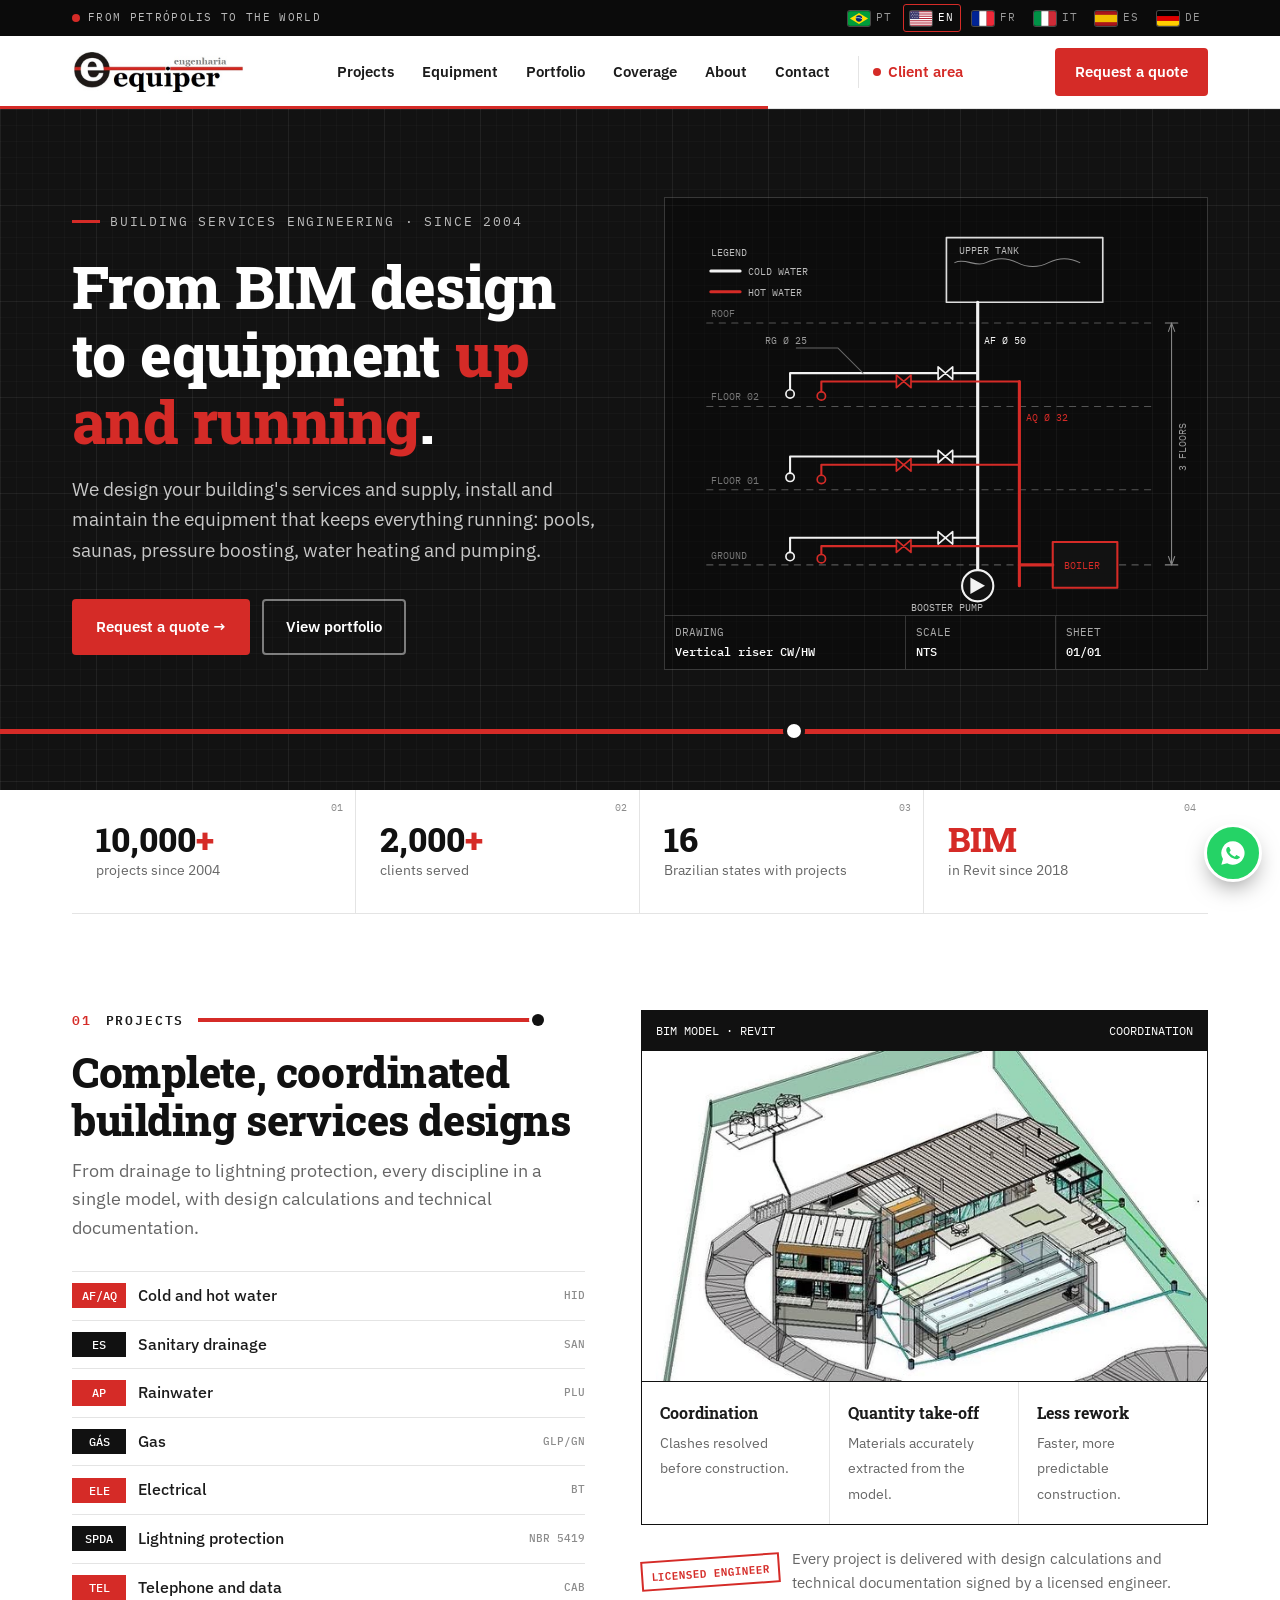
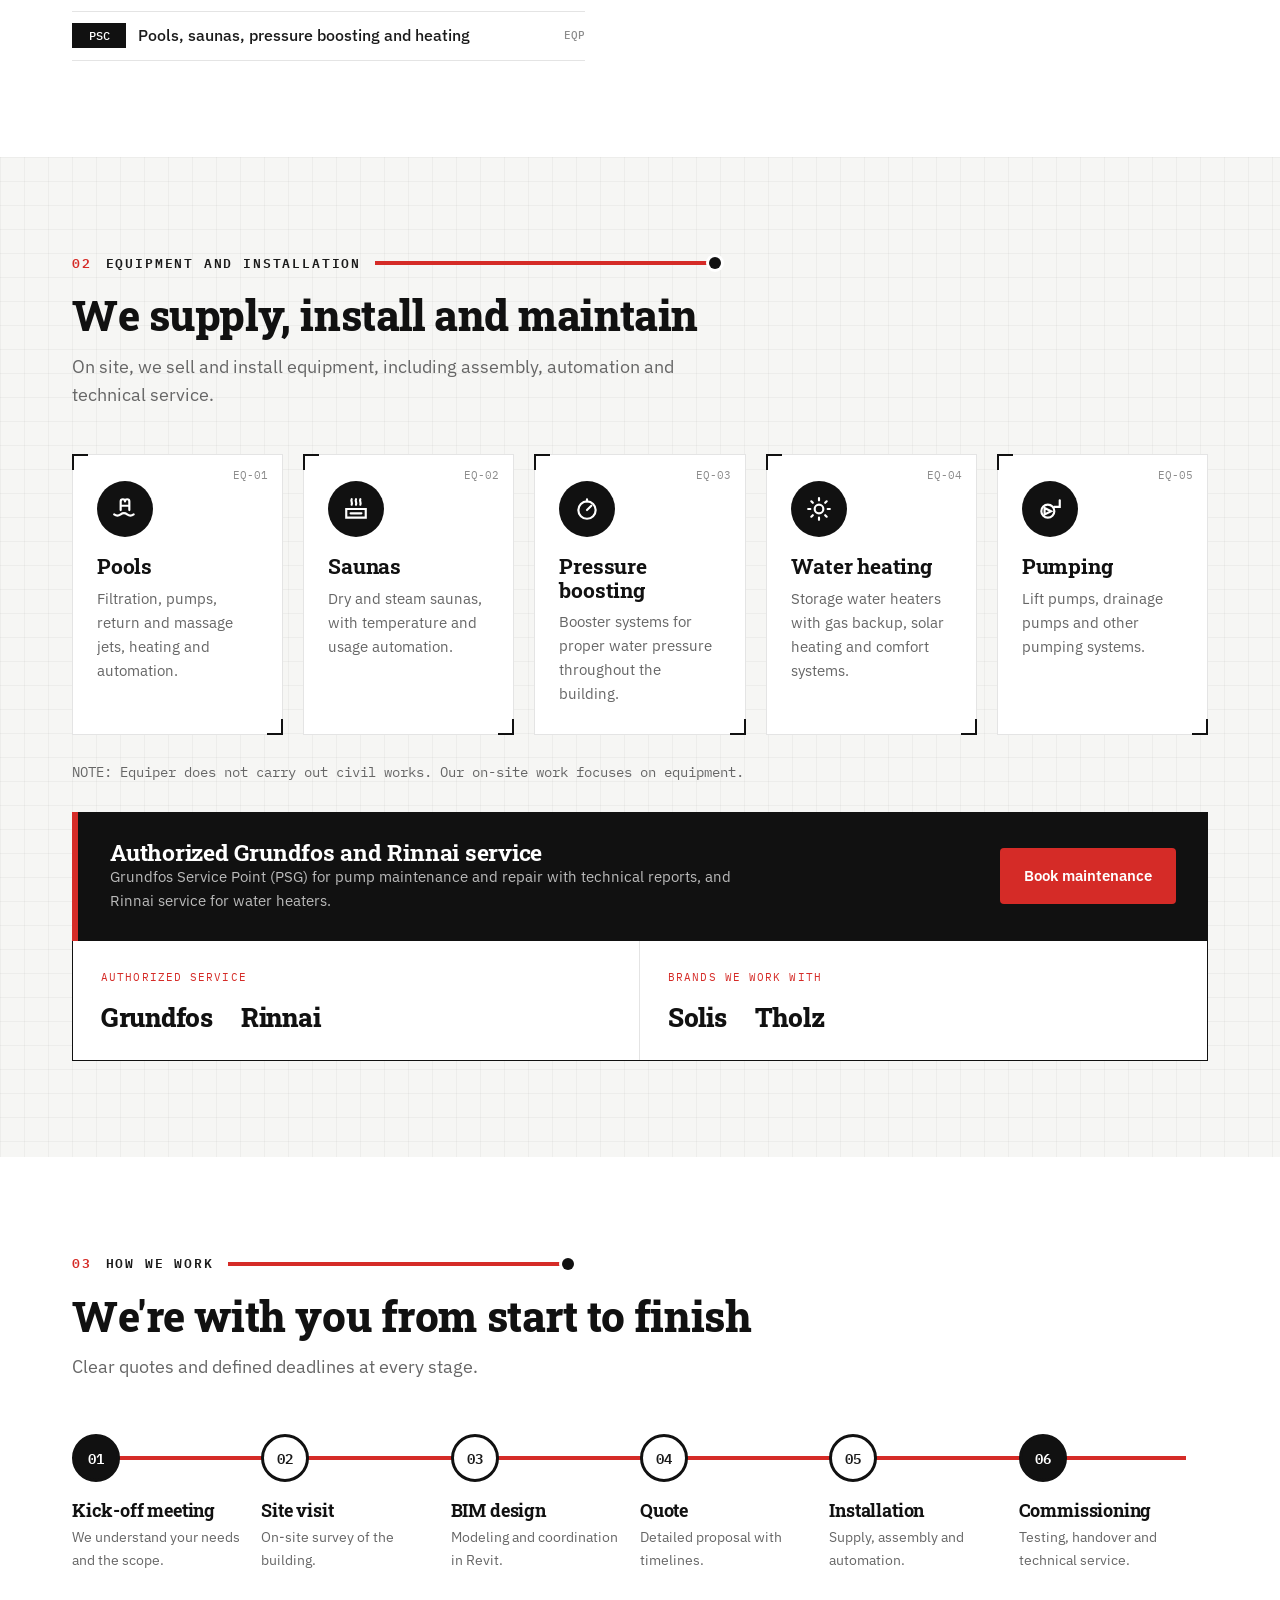
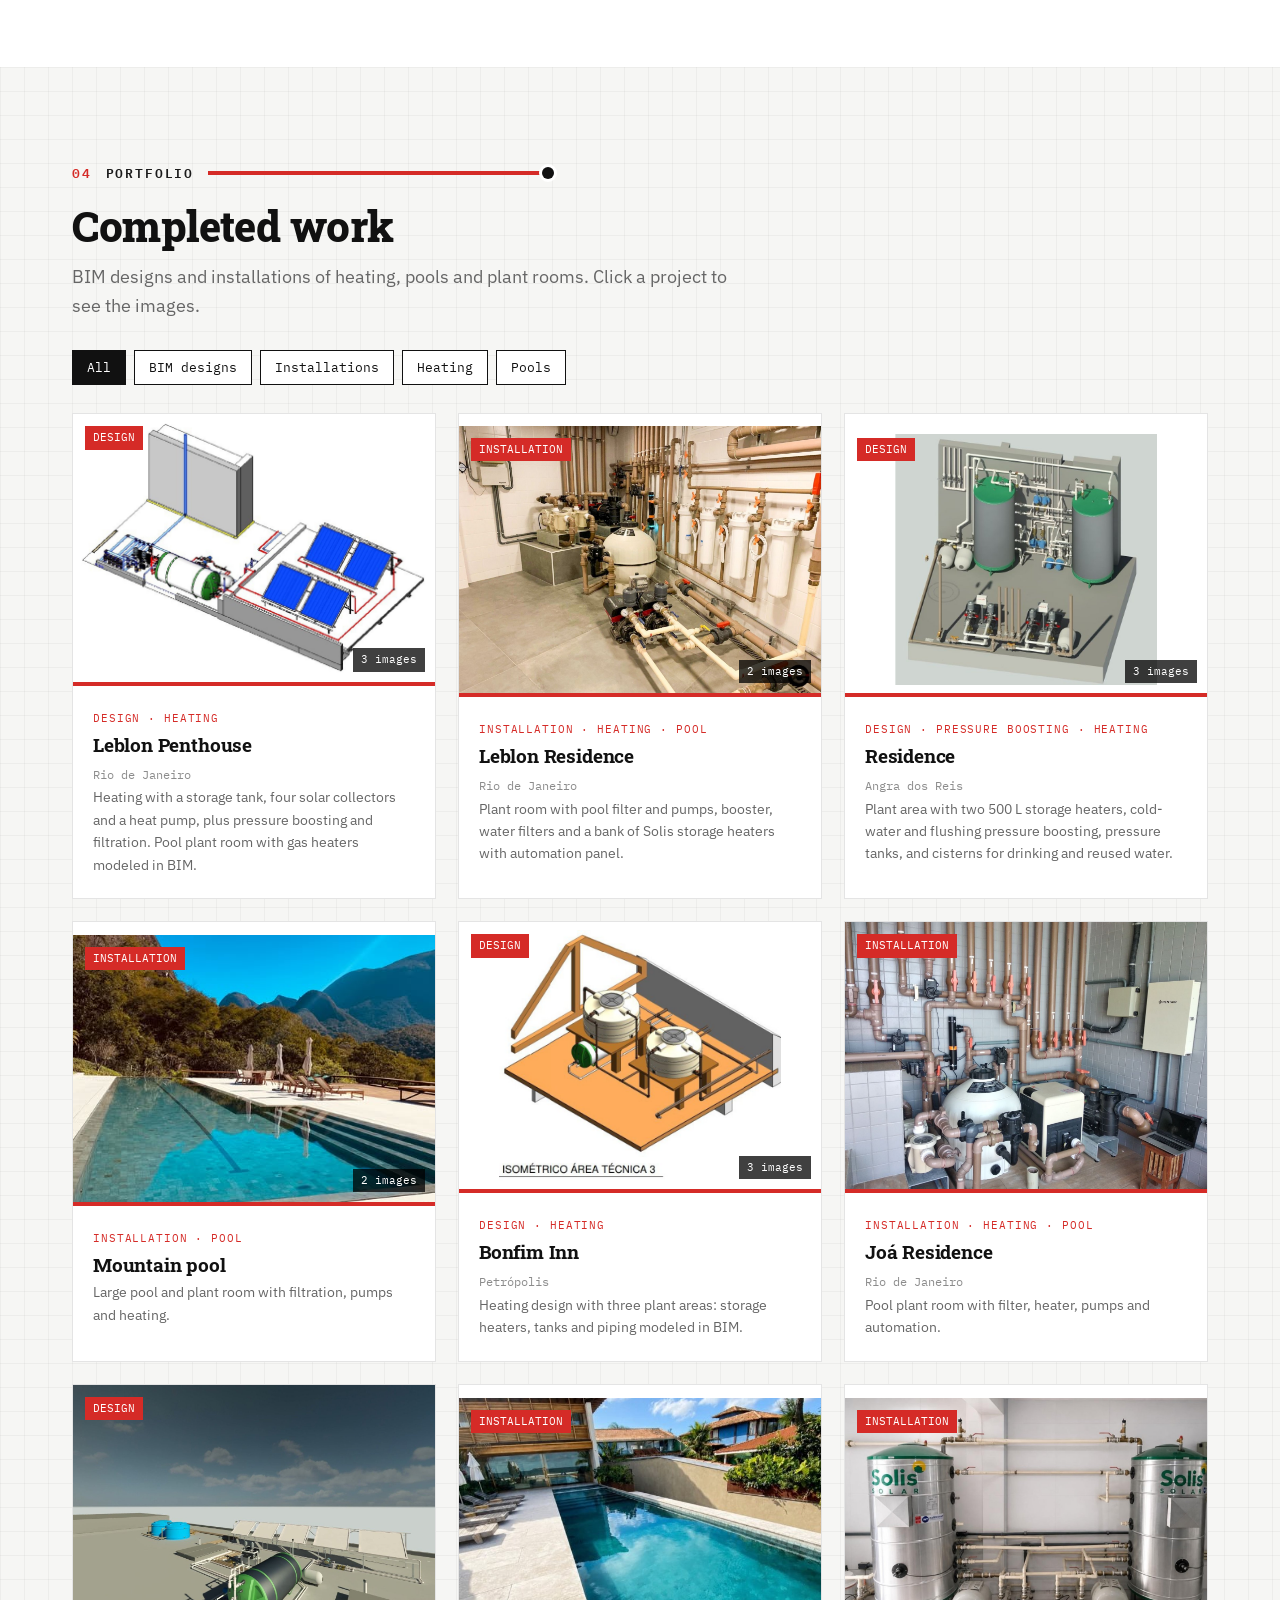
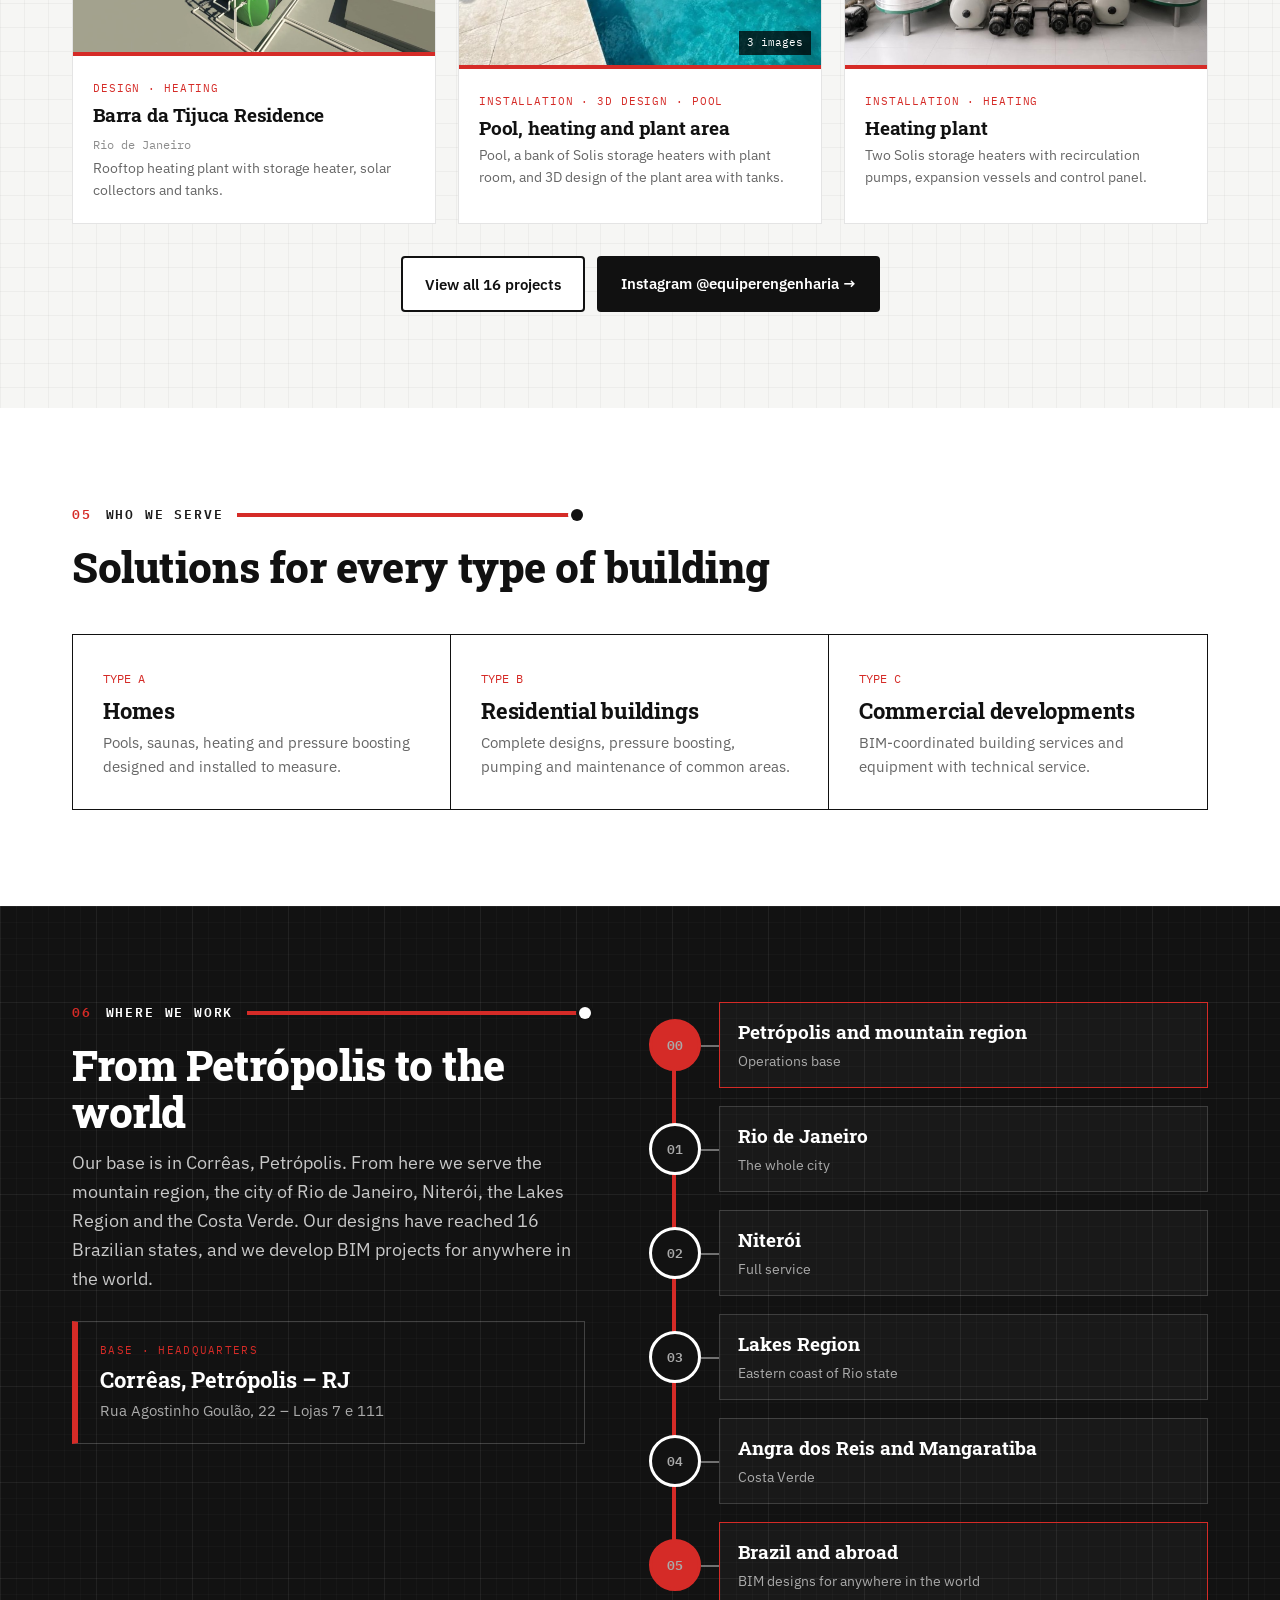
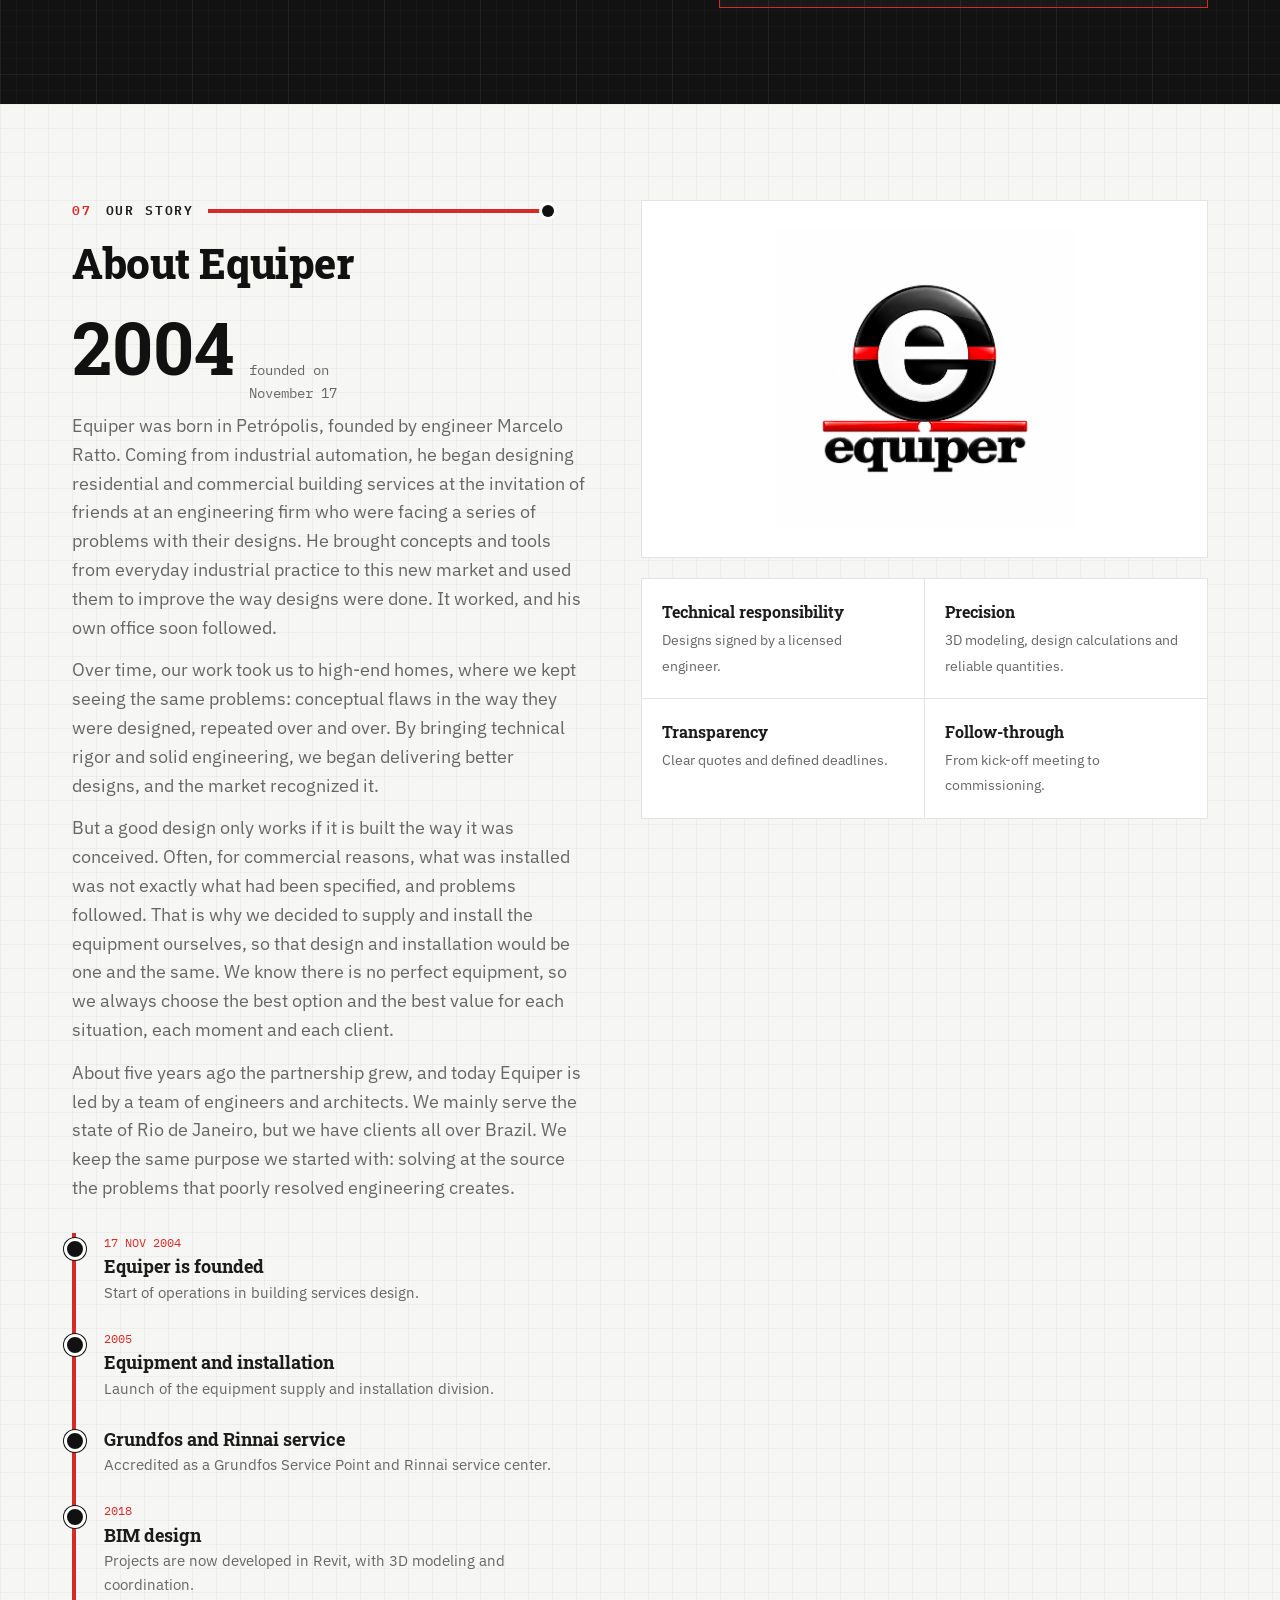
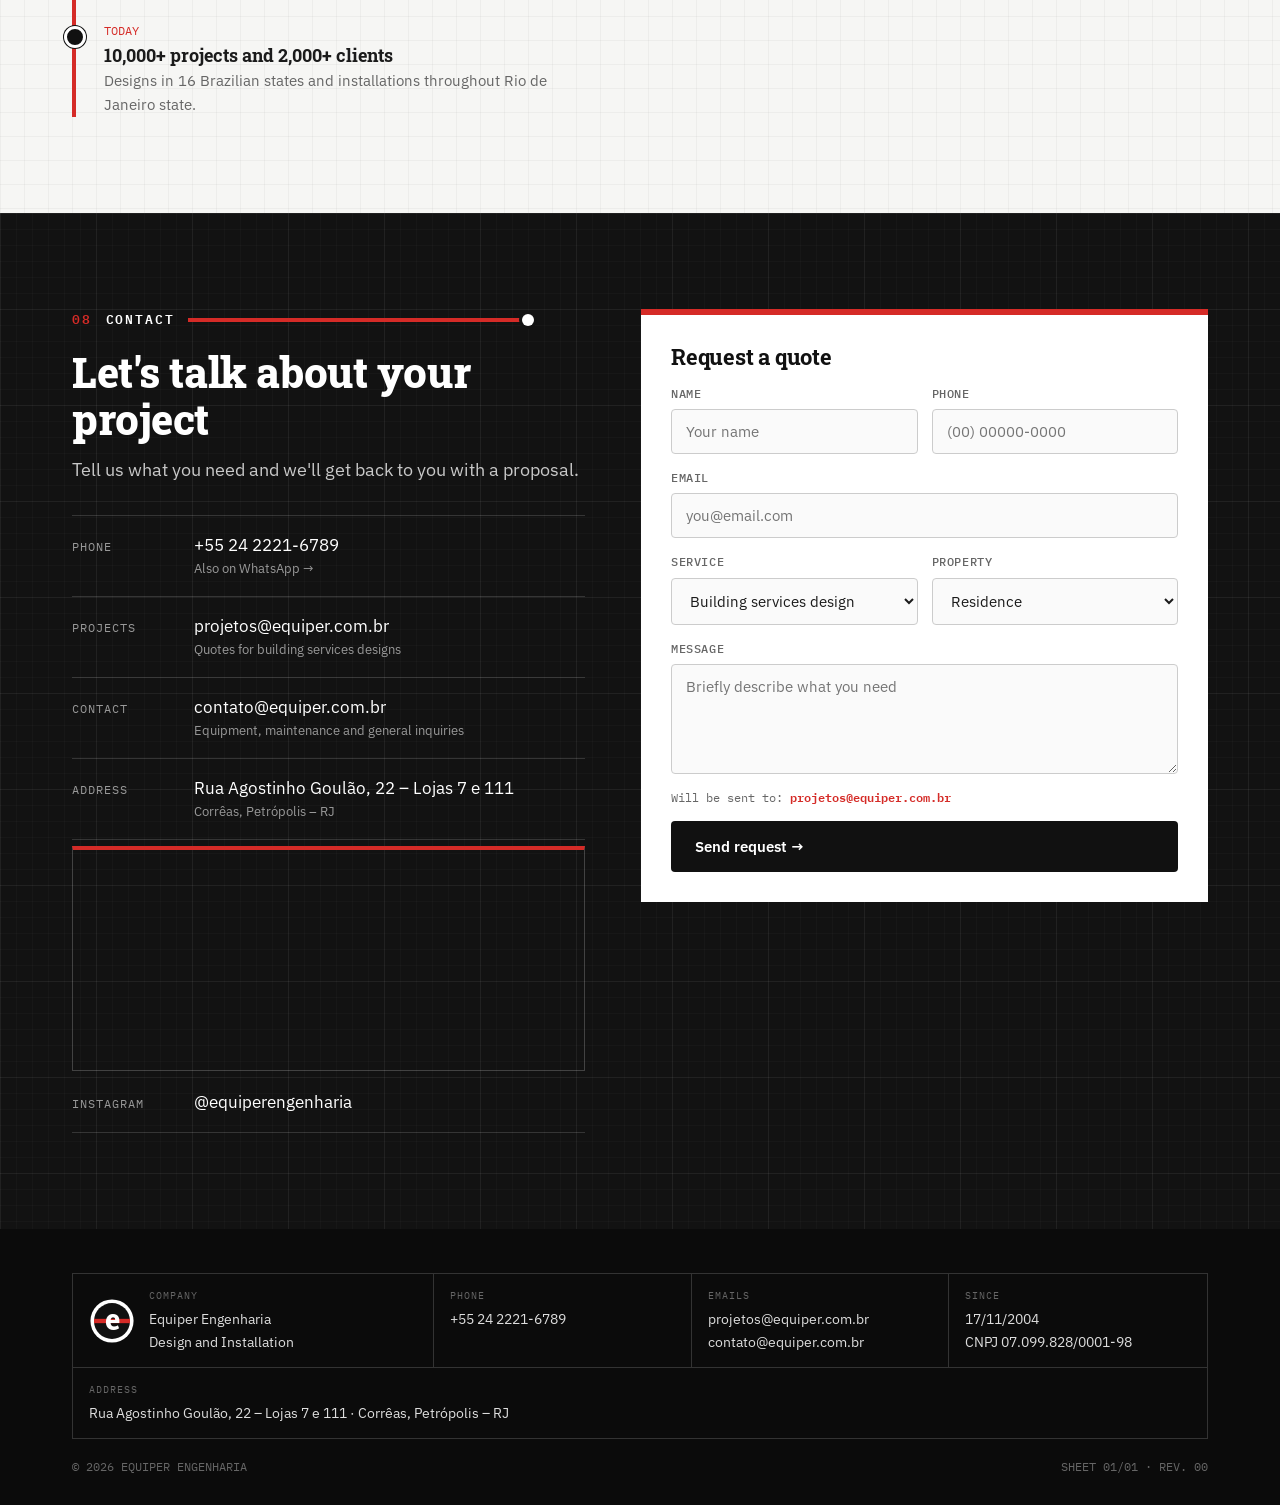
<file: index.html>
<!doctype html>
<html lang="pt-BR">
<head>
<meta charset="utf-8">
<meta name="viewport" content="width=device-width, initial-scale=1">
<title>Equiper Engenharia – Projetos e Instalações</title>
<meta name="description" content="Equiper Engenharia, desde 2004 de Petrópolis (RJ) para o mundo: projetos de instalações prediais em BIM e fornecimento, instalação e manutenção de equipamentos para piscinas, saunas, pressurização, aquecimento e bombeamento.">
<link rel="canonical" href="https://equiper.com.br/">
<meta property="og:type" content="website">
<meta property="og:locale" content="pt_BR">
<meta property="og:site_name" content="Equiper Engenharia">
<meta property="og:title" content="Equiper Engenharia – Projetos e Instalações">
<meta property="og:description" content="Desde 2004 em projetos de instalações prediais em BIM e na instalação de equipamentos: piscinas, saunas, pressurização, aquecimento e bombeamento. De Petrópolis para o mundo.">
<meta property="og:url" content="https://equiper.com.br/">
<meta property="og:image" content="https://equiper.com.br/img/obras/leblon-cm.jpg">
<script type="application/ld+json">
{"@context":"https://schema.org","@type":"LocalBusiness","name":"Equiper Engenharia","description":"Projetos de instalações prediais em BIM e fornecimento, instalação e manutenção de equipamentos.","url":"https://equiper.com.br/","logo":"https://equiper.com.br/img/logo-3d.jpg","image":"https://equiper.com.br/img/obras/leblon-cm.jpg","telephone":"+55-24-2221-6789","email":"contato@equiper.com.br","foundingDate":"2004-11-17","taxID":"07.099.828/0001-98","address":{"@type":"PostalAddress","streetAddress":"Rua Agostinho Goulão, 22 – Lojas 7 e 111","addressLocality":"Petrópolis","addressRegion":"RJ","addressCountry":"BR"},"areaServed":["Petrópolis","Região Serrana do Rio de Janeiro","Rio de Janeiro","Niterói","Região dos Lagos","Angra dos Reis","Mangaratiba"],"sameAs":["https://www.instagram.com/equiperengenharia/"]}
</script>
<link rel="icon"href="data:image/svg+xml,%3Csvg xmlns='http://www.w3.org/2000/svg' viewBox='0 0 64 64'%3E%3Ccircle cx='32' cy='32' r='30' fill='%23111'/%3E%3Crect x='2' y='29' width='60' height='6' fill='%23d52b27'/%3E%3Ccircle cx='32' cy='32' r='15' fill='none' stroke='%23fff' stroke-width='8'/%3E%3C/svg%3E">
<link rel="preconnect" href="https://fonts.googleapis.com">
<link rel="preconnect" href="https://fonts.gstatic.com" crossorigin>
<link href="https://fonts.googleapis.com/css2?family=Roboto+Slab:wght@600;700;800&family=IBM+Plex+Sans:wght@400;500;600;700&family=IBM+Plex+Mono:wght@400;500;600&display=swap" rel="stylesheet">
<style>
:root{
  --black:#111111; --ink:#1b1b1b; --red:#d52b27; --red-dark:#b3201d; --gray:#666; --gray-2:#8c8c8c;
  --line:#e4e4e4; --paper:#f6f6f4; --white:#fff; --radius:4px; --max:1200px;
  --slab:"Roboto Slab",Georgia,serif; --sans:"IBM Plex Sans",system-ui,sans-serif; --mono:"IBM Plex Mono",ui-monospace,monospace;
}
*{box-sizing:border-box;margin:0;padding:0}
html{scroll-behavior:smooth}
body{font-family:var(--sans);color:var(--ink);background:var(--white);line-height:1.6;font-size:16px}
img,svg{display:block;max-width:100%}
a{color:inherit;text-decoration:none}
.wrap{max-width:var(--max);margin:0 auto;padding:0 16px}
@media(min-width:768px){.wrap{padding:0 32px}}
section{padding:96px 0;scroll-margin-top:72px}
h1,h2,h3{font-family:var(--slab);line-height:1.12;letter-spacing:-.01em;color:var(--black)}
h2{font-size:clamp(28px,4vw,42px);font-weight:800;margin:18px 0 14px}
.lead{color:var(--gray);font-size:18px;max-width:660px}
.mono{font-family:var(--mono)}
.ph{background:#fff4d6;color:#8a5a00;border:1px dashed #e6b84d;padding:0 6px;font-size:.9em;font-family:var(--mono)}

/* grid de prancha técnica */
.blueprint{background-color:#121212;background-image:
  linear-gradient(rgba(255,255,255,.045) 1px,transparent 1px),linear-gradient(90deg,rgba(255,255,255,.045) 1px,transparent 1px),
  linear-gradient(rgba(255,255,255,.02) 1px,transparent 1px),linear-gradient(90deg,rgba(255,255,255,.02) 1px,transparent 1px);
  background-size:96px 96px,96px 96px,16px 16px,16px 16px}
.paper{background-color:var(--paper);background-image:linear-gradient(rgba(0,0,0,.035) 1px,transparent 1px),linear-gradient(90deg,rgba(0,0,0,.035) 1px,transparent 1px);background-size:24px 24px}

/* cabeçalho de seção: tubulação vermelha com nó */
.sec-head{display:flex;align-items:center;gap:14px;font-family:var(--mono);font-size:13px;letter-spacing:.14em;text-transform:uppercase;font-weight:600}
.sec-head .n{color:var(--red)}
.sec-head .pipe{flex:1;height:4px;background:var(--red);position:relative;max-width:340px}
.sec-head .pipe::after{content:"";position:absolute;right:-6px;top:50%;width:12px;height:12px;border-radius:50%;background:var(--black);transform:translateY(-50%);box-shadow:0 0 0 3px #fff}
.blueprint .sec-head{color:#fff}.blueprint .sec-head .pipe::after{background:#fff;box-shadow:0 0 0 3px #121212}

.btn{display:inline-flex;align-items:center;gap:10px;padding:14px 22px;font-weight:600;font-size:15px;transition:.2s;border:2px solid transparent;cursor:pointer;font-family:var(--sans);border-radius:var(--radius)}
.btn-red{background:var(--red);color:#fff}.btn-red:hover{background:var(--red-dark)}
.btn-line{border-color:rgba(255,255,255,.45);color:#fff}.btn-line:hover{border-color:#fff;background:rgba(255,255,255,.06)}
.btn-dark{background:var(--black);color:#fff}.btn-dark:hover{background:#333}

/* header */
header{position:sticky;top:0;z-index:50;background:#fff;border-bottom:1px solid var(--line)}
header::after{content:"";position:absolute;left:0;right:0;bottom:-1px;height:3px;background:linear-gradient(90deg,var(--red) 0 60%,transparent 60%)}
.nav{display:flex;align-items:center;justify-content:space-between;height:72px;gap:16px}
.nav .logo img{height:44px;width:auto}
.menu{display:flex;gap:28px;font-weight:600;font-size:15px}
.menu a{position:relative;padding:4px 0;white-space:nowrap}
@media(min-width:941px) and (max-width:1180px){.menu{gap:16px;font-size:14px}}
.menu a::after{content:"";position:absolute;left:0;right:100%;bottom:-2px;height:2px;background:var(--red);transition:.25s}
.menu a:hover::after{right:0}
.nav .btn{padding:10px 18px;white-space:nowrap}
.menu a.m-cli{color:var(--red);padding-left:14px;border-left:1px solid var(--line)}
.menu a.m-cli::before{content:"";display:inline-block;width:8px;height:8px;border-radius:50%;background:var(--red);margin-right:7px;vertical-align:1px}
@media(max-width:940px){.menu a.m-cli{border-left:0;padding-left:16px}}
.burger{display:none;background:none;border:0;cursor:pointer}
@media(max-width:940px){
  .menu{position:absolute;top:72px;left:0;right:0;background:#fff;flex-direction:column;gap:0;border-bottom:3px solid var(--red);display:none}
  .menu.open{display:flex}.menu a{padding:14px 16px;border-top:1px solid var(--line)}.menu a::after{display:none}
  .burger{display:block}.nav .btn{display:none}.nav .logo img{height:38px}
}

/* hero */
.hero{color:#fff;padding:88px 0 120px;position:relative;overflow:hidden}
.hero-grid{display:grid;grid-template-columns:1fr 1fr;gap:48px;align-items:center;position:relative;z-index:1}
.hero .tag{font-family:var(--mono);font-size:13px;letter-spacing:.14em;color:#bbb;text-transform:uppercase;display:flex;align-items:center;gap:10px}
.hero .tag::before{content:"";width:28px;height:3px;background:var(--red)}
.hero h1{font-size:clamp(36px,5.2vw,60px);font-weight:800;color:#fff;margin:20px 0}
.hero h1 em{font-style:normal;color:var(--red)}
.hero p{font-size:19px;color:#c8c8c8;max-width:560px;margin-bottom:34px}
.hero-ctas{display:flex;gap:12px;flex-wrap:wrap}
.drawing{border:1px solid rgba(255,255,255,.18);background:rgba(0,0,0,.35);position:relative}
.drawing svg{width:100%;height:auto}
.drawing .tb{display:grid;grid-template-columns:1.6fr 1fr 1fr;border-top:1px solid rgba(255,255,255,.18);font-family:var(--mono);font-size:11px;color:#aaa}
.drawing .tb div{padding:8px 10px;border-right:1px solid rgba(255,255,255,.18)}
.drawing .tb div:last-child{border-right:0}
.drawing .tb b{display:block;color:#fff;font-weight:500;font-size:12px}
@media(max-width:940px){.hero-grid{grid-template-columns:1fr}.hero{padding:64px 0 96px}}
/* a linha vermelha que atravessa a marca */
.redline{position:absolute;left:0;right:0;bottom:56px;height:5px;background:var(--red);z-index:0}
.redline::after{content:"";position:absolute;left:62%;top:50%;width:14px;height:14px;border-radius:50%;background:#fff;transform:translate(-50%,-50%);box-shadow:0 0 0 4px #121212}

/* faixa de dados */
.stats{padding:0;background:#fff}
.stats-row{display:grid;grid-template-columns:repeat(4,1fr);border-bottom:1px solid var(--line)}
.stat{padding:30px 24px;border-right:1px solid var(--line);position:relative}
.stat:last-child{border-right:0}
.stat b{font-family:var(--slab);font-size:34px;color:var(--black);font-weight:800;display:block;line-height:1.1}
.stat b i{font-style:normal;color:var(--red)}
.stat span{color:var(--gray);font-size:14px}
.stat small{position:absolute;top:10px;right:12px;font-family:var(--mono);font-size:10px;color:var(--gray-2)}
@media(max-width:760px){.stats-row{grid-template-columns:1fr 1fr}.stat:nth-child(2){border-right:0}.stat:nth-child(-n+2){border-bottom:1px solid var(--line)}}

/* projetos */
.split{display:grid;grid-template-columns:.95fr 1.05fr;gap:56px;align-items:start}
@media(max-width:940px){.split{grid-template-columns:1fr;gap:36px}}
.disc{margin-top:28px;border-top:1px solid var(--line)}
.disc li{list-style:none;display:grid;grid-template-columns:54px 1fr auto;gap:12px;align-items:center;padding:11px 0;border-bottom:1px solid var(--line);font-weight:500}
.disc .code{font-family:var(--mono);font-size:12px;color:#fff;background:var(--black);text-align:center;padding:3px 0}
.disc li:nth-child(odd) .code{background:var(--red)}
.disc .pt{font-family:var(--mono);font-size:11px;color:var(--gray-2)}
.bim-box{border:1px solid var(--black);background:#fff}
.bim-box .head{display:flex;justify-content:space-between;font-family:var(--mono);font-size:12px;padding:10px 14px;border-bottom:1px solid var(--black);background:var(--black);color:#fff}
.bim-box svg{width:100%;height:auto;background:#fff}
.bim-feats{display:grid;grid-template-columns:repeat(3,1fr);border-top:1px solid var(--black)}
.bim-feats div{padding:18px;border-right:1px solid var(--line)}
.bim-feats div:last-child{border-right:0}
.bim-feats b{font-family:var(--slab);display:block;margin-bottom:4px}
.bim-feats span{font-size:14px;color:var(--gray)}
@media(max-width:600px){.bim-feats{grid-template-columns:1fr}.bim-feats div{border-right:0;border-bottom:1px solid var(--line)}}
.doc{margin-top:22px;display:flex;gap:12px;align-items:center;font-size:15px;color:var(--gray)}
.doc .stamp{font-family:var(--mono);font-size:11px;border:2px solid var(--red);color:var(--red);padding:4px 8px;transform:rotate(-4deg);font-weight:600;white-space:nowrap}

/* equipamentos: cards com marcas de corte */
.cards{display:grid;grid-template-columns:repeat(auto-fit,minmax(210px,1fr));gap:20px;margin-top:44px}
.card{background:#fff;border:1px solid var(--line);padding:26px 24px 28px;position:relative;transition:.25s}
.card::before,.card::after{content:"";position:absolute;width:14px;height:14px;border-color:var(--black);border-style:solid;transition:.25s}
.card::before{top:-1px;left:-1px;border-width:2px 0 0 2px}
.card::after{bottom:-1px;right:-1px;border-width:0 2px 2px 0}
.card:hover{transform:translateY(-4px);box-shadow:0 18px 36px -22px rgba(0,0,0,.35)}
.card:hover::before,.card:hover::after{border-color:var(--red);width:28px;height:28px}
.card .ref{font-family:var(--mono);font-size:11px;color:var(--gray-2);position:absolute;top:12px;right:14px}
.card .ic{width:56px;height:56px;border-radius:50%;background:var(--black);display:grid;place-items:center;color:#fff;margin-bottom:18px;position:relative}
.card .ic::after{content:"";position:absolute;left:-10px;right:-10px;top:50%;height:3px;background:var(--red);z-index:-1}
.card h3{font-size:21px;margin-bottom:8px}
.card p{color:var(--gray);font-size:15px}
.note{margin-top:26px;font-size:14px;color:var(--gray);font-family:var(--mono)}
.psg{margin-top:28px;display:flex;gap:24px;align-items:center;justify-content:space-between;flex-wrap:wrap;background:var(--black);color:#fff;padding:28px 32px;border-left:6px solid var(--red)}
.psg h3{font-size:23px;color:#fff}
.psg p{color:#bbb;font-size:15px;max-width:640px}

.brands{display:grid;grid-template-columns:1fr 1fr;border:1px solid var(--black);border-top:0;background:#fff}
.bgroup{padding:22px 28px}
.bgroup:first-child{border-right:1px solid var(--line)}
.bgroup .k{font-family:var(--mono);font-size:11px;letter-spacing:.1em;text-transform:uppercase;color:var(--red)}
.blist{display:flex;gap:28px;flex-wrap:wrap;margin-top:8px}
.blist span{font-family:var(--slab);font-weight:800;font-size:26px;color:var(--black);letter-spacing:-.01em}
@media(max-width:700px){.brands{grid-template-columns:1fr}.bgroup:first-child{border-right:0;border-bottom:1px solid var(--line)}}

/* processo: tubulação com registros */
.steps{display:grid;grid-template-columns:repeat(6,1fr);margin-top:52px;position:relative}
.steps::before{content:"";position:absolute;top:22px;left:22px;right:22px;height:4px;background:var(--red)}
.step{position:relative;padding:0 14px 0 0}
.step .node{width:48px;height:48px;border-radius:50%;background:#fff;border:3px solid var(--black);display:grid;place-items:center;font-family:var(--mono);font-weight:600;font-size:14px;position:relative;z-index:1;margin-bottom:18px}
.step:first-child .node,.step:last-child .node{background:var(--black);color:#fff}
.step h3{font-size:18px;margin-bottom:6px}
.step p{font-size:14px;color:var(--gray)}
@media(max-width:1000px){.steps{grid-template-columns:1fr;gap:22px}.steps::before{top:22px;bottom:22px;left:22px;right:auto;width:4px;height:auto}
  .step{display:grid;grid-template-columns:48px 1fr;column-gap:18px}.step .node{grid-row:span 2;margin:0}}

/* portfólio */
.filters{display:flex;gap:8px;flex-wrap:wrap;margin-top:30px}
.filters button{font-family:var(--mono);font-size:13px;border:1px solid var(--black);background:#fff;padding:8px 14px;cursor:pointer;color:var(--black)}
.filters button.on{background:var(--black);color:#fff}
.filters button:hover:not(.on){background:#eee}
.grid{display:grid;grid-template-columns:repeat(3,1fr);gap:22px;margin-top:28px}
@media(max-width:940px){.grid{grid-template-columns:1fr 1fr}}
@media(max-width:600px){.grid{grid-template-columns:1fr}}
.proj{background:#fff;border:1px solid var(--line);transition:.25s}
.proj:hover{box-shadow:0 18px 36px -22px rgba(0,0,0,.35)}
.proj{display:block}
.proj .img{aspect-ratio:4/3;position:relative;border-bottom:4px solid var(--red);overflow:hidden;background:#111}
.proj .img img{width:100%;height:100%;object-fit:cover;transition:transform .5s}
.proj:hover .img img{transform:scale(1.04)}
.proj .img .lbl{position:absolute;left:12px;top:12px;font-family:var(--mono);font-size:11px;color:#fff;background:var(--red);padding:3px 8px}
.proj .body{padding:18px 20px 22px}
.proj .tag{font-family:var(--mono);font-size:11px;color:var(--red);text-transform:uppercase;letter-spacing:.08em}
.proj h3{font-size:19px;margin:4px 0 6px}
.proj p{font-size:14px;color:var(--gray)}
.proj.hide{display:none}
.proj{cursor:pointer;text-align:left;font:inherit;color:inherit;width:100%;padding:0}
.proj .img img.draw{object-fit:contain;background:#fff;padding:8px}
.proj .cnt{position:absolute;right:10px;bottom:10px;font-family:var(--mono);font-size:11px;background:rgba(0,0,0,.75);color:#fff;padding:3px 8px}
.proj .loc{font-family:var(--mono);font-size:12px;color:var(--gray-2)}
.btn-line-dark{border-color:var(--black);color:var(--black);background:#fff}
.btn-line-dark:hover{background:var(--black);color:#fff}
/* galeria */
.lb{position:fixed;inset:0;background:rgba(10,10,10,.94);z-index:100;display:none;grid-template-rows:auto 1fr auto;color:#fff}
.lb.open{display:grid}
.lb-top{display:flex;justify-content:space-between;align-items:flex-start;gap:16px;padding:16px 20px;border-bottom:3px solid var(--red)}
.lb-top h3{color:#fff;font-size:22px}
.lb-top p{color:#bbb;font-size:14px;max-width:760px}
.lb-top .tag{font-family:var(--mono);font-size:11px;color:var(--red);letter-spacing:.1em}
.lb-x{background:none;border:1px solid #555;color:#fff;width:42px;height:42px;font-size:22px;cursor:pointer;flex:none}
.lb-main{position:relative;display:grid;place-items:center;padding:16px 64px;min-height:0}
.lb-main img{max-width:100%;max-height:100%;object-fit:contain;background:#fff}
.lb-nav{position:absolute;top:50%;transform:translateY(-50%);background:var(--red);border:0;color:#fff;width:44px;height:44px;font-size:22px;cursor:pointer}
.lb-prev{left:12px}.lb-next{right:12px}
.lb-foot{font-family:var(--mono);font-size:12px;color:#999;text-align:center;padding:10px}
@media(max-width:600px){.lb-main{padding:10px}.lb-nav{top:auto;bottom:-6px;transform:none}}

/* público */
.aud{display:grid;grid-template-columns:repeat(3,1fr);gap:0;margin-top:44px;border:1px solid var(--black)}
.aud div{padding:30px;border-right:1px solid var(--black)}
.aud div:last-child{border-right:0}
@media(max-width:800px){.aud{grid-template-columns:1fr}.aud div{border-right:0;border-bottom:1px solid var(--black)}.aud div:last-child{border-bottom:0}}
.aud .k{font-family:var(--mono);font-size:12px;color:var(--red)}
.aud h3{font-size:22px;margin:8px 0}
.aud p{color:var(--gray);font-size:15px}

/* área de atuação: rede de distribuição */
.area{color:#fff}
.area h2{color:#fff}.area .lead{color:#c8c8c8}
.base{margin-top:28px;border:1px solid rgba(255,255,255,.2);border-left:6px solid var(--red);padding:20px 22px;display:grid;gap:2px}
.base .k{font-family:var(--mono);font-size:11px;letter-spacing:.12em;color:var(--red)}
.base b{font-family:var(--slab);font-size:22px}
.base span:last-child{color:#aaa;font-size:15px}
.net{position:relative;display:grid;gap:18px;padding-left:8px}
.net::before{content:"";position:absolute;left:31px;top:28px;bottom:28px;width:4px;background:var(--red)}
.nd{position:relative;display:grid;grid-template-columns:52px 1fr;gap:18px;align-items:center}
.nd .c{width:52px;height:52px;border-radius:50%;background:#121212;border:3px solid #fff;display:grid;place-items:center;font-family:var(--mono);font-size:13px;font-weight:600;position:relative;z-index:1}
.nd.hq .c{background:var(--red);border-color:var(--red)}
.nd>div{border:1px solid rgba(255,255,255,.16);background:rgba(255,255,255,.03);padding:14px 18px;position:relative}
.nd>div::before{content:"";position:absolute;left:-19px;top:50%;width:18px;height:2px;background:rgba(255,255,255,.4)}
.nd b{font-family:var(--slab);font-size:19px;display:block}
.nd span{color:#aaa;font-size:14px}
.nd.hq>div{border-color:var(--red)}

/* sobre */
.since{display:flex;align-items:baseline;gap:14px;margin:26px 0 8px}
.since b{font-family:var(--slab);font-size:72px;line-height:1;color:var(--black)}
.since span{font-family:var(--mono);color:var(--gray);font-size:14px}
.timeline{margin-top:30px;border-left:4px solid var(--red);padding-left:28px;display:grid;gap:24px}
.tl{position:relative}
.tl::before{content:"";position:absolute;left:-40px;top:5px;width:16px;height:16px;border-radius:50%;background:var(--black);border:3px solid #fff;box-shadow:0 0 0 1px var(--black)}
.tl b{font-family:var(--slab);font-size:18px}
.tl .d{font-family:var(--mono);font-size:12px;color:var(--red);display:block}
.tl p{color:var(--gray);font-size:15px}
.brand-card{background:#fff;border:1px solid var(--line);padding:28px;display:grid;place-items:center}
.brand-card img{max-width:300px;width:100%}
.values{display:grid;grid-template-columns:1fr 1fr;gap:0;margin-top:20px;border:1px solid var(--line);background:#fff}
.values div{padding:20px;border-bottom:1px solid var(--line);border-right:1px solid var(--line)}
.values div:nth-child(2n){border-right:0}.values div:nth-last-child(-n+2){border-bottom:0}
.values b{font-family:var(--slab);display:block;margin-bottom:2px}
.values span{color:var(--gray);font-size:14px}
@media(max-width:600px){.values{grid-template-columns:1fr}.values div{border-right:0}.values div:nth-last-child(2){border-bottom:1px solid var(--line)}}

/* contato */
.contact{color:#fff}
.contact h2{color:#fff}.contact .lead{color:#c8c8c8}
.cinfo{display:grid;gap:0;margin-top:30px;border-top:1px solid rgba(255,255,255,.15)}
.cinfo .r{display:grid;grid-template-columns:110px 1fr;gap:12px;padding:16px 0;border-bottom:1px solid rgba(255,255,255,.15);align-items:baseline}
.cinfo .k{font-family:var(--mono);font-size:12px;color:#999;text-transform:uppercase;letter-spacing:.08em}
.cinfo .v{font-size:17px}
.cinfo .v a:hover{color:var(--red)}
.cinfo .v small{display:block;color:#999;font-size:13px}
.map{margin:6px 0 2px;border:1px solid rgba(255,255,255,.2);border-top:4px solid var(--red)}
.map iframe{display:block;width:100%;height:220px;border:0;filter:grayscale(1) contrast(1.05)}
form{background:#fff;padding:30px;color:var(--ink);display:grid;gap:14px;border-top:6px solid var(--red)}
form h3{font-size:22px}
form .row{display:grid;grid-template-columns:1fr 1fr;gap:14px}
@media(max-width:600px){form .row{grid-template-columns:1fr}}
label{font-family:var(--mono);font-size:12px;font-weight:500;color:var(--gray);display:grid;gap:6px;text-transform:uppercase;letter-spacing:.05em}
input,select,textarea{font-family:var(--sans);font-size:15px;padding:12px 14px;border:1px solid #ccc;background:#fafafa;color:var(--ink);width:100%;border-radius:var(--radius);text-transform:none;letter-spacing:0}
input:focus,select:focus,textarea:focus{outline:2px solid var(--red);border-color:transparent;background:#fff}
textarea{min-height:110px;resize:vertical}
.route{font-family:var(--mono);font-size:12px;color:var(--gray)}
.route b{color:var(--red);font-weight:600}

/* rodapé em formato de carimbo (selo de prancha) */
footer{background:#0b0b0b;color:#9a9a9a;padding:44px 0 28px;font-size:14px}
.carimbo{display:grid;grid-template-columns:1.4fr 1fr 1fr 1fr;border:1px solid #333}
.carimbo>div{padding:14px 16px;border-right:1px solid #333}
.carimbo>div:last-child{border-right:0}
.carimbo .k{font-family:var(--mono);font-size:10px;text-transform:uppercase;letter-spacing:.1em;color:#666;display:block;margin-bottom:4px}
.carimbo .v{color:#ddd}
.carimbo .v a:hover{color:var(--red)}
.carimbo .brand{display:flex;align-items:center;gap:14px}
.carimbo .brand svg{flex:none}
@media(max-width:860px){.carimbo{grid-template-columns:1fr 1fr}.carimbo>div:nth-child(2n){border-right:0}.carimbo>div:nth-child(-n+2){border-bottom:1px solid #333}}
@media(max-width:520px){.carimbo{grid-template-columns:1fr}.carimbo>div{border-right:0;border-bottom:1px solid #333}.carimbo>div:last-child{border-bottom:0}}
.foot{display:flex;justify-content:space-between;gap:12px;flex-wrap:wrap;margin-top:18px;font-family:var(--mono);font-size:12px;color:#666}
/* barra de idiomas */
.topbar{background:#0b0b0b;color:#bbb;font-family:var(--mono);font-size:11px;letter-spacing:.12em;text-transform:uppercase}
.tb-in{display:flex;align-items:center;justify-content:space-between;gap:12px;min-height:36px}
.tb-tag{display:flex;align-items:center;gap:8px;white-space:nowrap;overflow:hidden;text-overflow:ellipsis;min-width:0}
.tb-tag::before{content:"";flex:none;width:8px;height:8px;border-radius:50%;background:var(--red)}
.langs{display:flex;gap:4px;flex:none}
.langs button{display:flex;align-items:center;gap:6px;background:none;border:1px solid transparent;color:#999;font:inherit;letter-spacing:.08em;padding:4px 6px;cursor:pointer;border-radius:3px}
.langs button svg{width:22px;height:15px;flex:none;box-shadow:0 0 0 1px rgba(255,255,255,.25);border-radius:2px}
.langs button:hover{color:#fff;border-color:#333}
.langs button[aria-pressed="true"]{color:#fff;border-color:var(--red)}
@media(max-width:620px){.langs button span{display:none}.langs button{padding:4px}.tb-in{flex-wrap:wrap;justify-content:center;gap:2px 12px;padding-top:6px;padding-bottom:4px}.tb-tag{letter-spacing:.08em}}
.fab{position:fixed;right:18px;bottom:18px;width:58px;height:58px;border-radius:50%;background:#25d366;display:grid;place-items:center;box-shadow:0 10px 25px -8px rgba(0,0,0,.5);z-index:60;color:#fff;border:3px solid #fff}
</style>
</head>
<body>

<div class="topbar">
  <div class="wrap tb-in">
    <span class="tb-tag">De Petrópolis para o mundo</span>
    <div class="langs" id="langs" role="group" aria-label="Idioma">
      <button type="button" data-lang="pt" title="Português (Brasil)" aria-label="Português (Brasil)"><svg viewBox="0 0 30 20"><rect width="30" height="20" fill="#009c3b"/><path d="M15 2.6 27.4 10 15 17.4 2.6 10z" fill="#ffdf00"/><circle cx="15" cy="10" r="4.3" fill="#002776"/><path d="M10.9 9.1c2.7-.7 5.7-.3 8.2 1.3" stroke="#fff" stroke-width=".9" fill="none"/></svg><span>PT</span></button>
      <button type="button" data-lang="en" title="English" aria-label="English"><svg viewBox="0 0 30 20"><rect width="30" height="20" fill="#fff"/><path d="M0 0h30v1.54H0zM0 3.08h30v1.54H0zM0 6.15h30v1.54H0zM0 9.23h30v1.54H0zM0 12.31h30v1.54H0zM0 15.38h30v1.54H0zM0 18.46h30V20H0z" fill="#b22234"/><rect width="12.5" height="10.77" fill="#3c3b6e"/><g fill="#fff"><circle cx="2.2" cy="2" r=".6"/><circle cx="5.2" cy="2" r=".6"/><circle cx="8.2" cy="2" r=".6"/><circle cx="11" cy="2" r=".6"/><circle cx="3.7" cy="4.2" r=".6"/><circle cx="6.7" cy="4.2" r=".6"/><circle cx="9.6" cy="4.2" r=".6"/><circle cx="2.2" cy="6.4" r=".6"/><circle cx="5.2" cy="6.4" r=".6"/><circle cx="8.2" cy="6.4" r=".6"/><circle cx="11" cy="6.4" r=".6"/><circle cx="3.7" cy="8.6" r=".6"/><circle cx="6.7" cy="8.6" r=".6"/><circle cx="9.6" cy="8.6" r=".6"/></g></svg><span>EN</span></button>
      <button type="button" data-lang="fr" title="Français" aria-label="Français"><svg viewBox="0 0 30 20"><rect width="10" height="20" fill="#002395"/><rect x="10" width="10" height="20" fill="#fff"/><rect x="20" width="10" height="20" fill="#ed2939"/></svg><span>FR</span></button>
      <button type="button" data-lang="it" title="Italiano" aria-label="Italiano"><svg viewBox="0 0 30 20"><rect width="10" height="20" fill="#009246"/><rect x="10" width="10" height="20" fill="#fff"/><rect x="20" width="10" height="20" fill="#ce2b37"/></svg><span>IT</span></button>
      <button type="button" data-lang="es" title="Español" aria-label="Español"><svg viewBox="0 0 30 20"><rect width="30" height="20" fill="#aa151b"/><rect y="5" width="30" height="10" fill="#f1bf00"/></svg><span>ES</span></button>
      <button type="button" data-lang="de" title="Deutsch" aria-label="Deutsch"><svg viewBox="0 0 30 20"><rect width="30" height="6.67" fill="#000"/><rect y="6.67" width="30" height="6.67" fill="#dd0000"/><rect y="13.33" width="30" height="6.67" fill="#ffce00"/></svg><span>DE</span></button>
    </div>
  </div>
</div>

<header>
  <div class="wrap nav">
    <a href="#inicio" class="logo" aria-label="Equiper Engenharia – início"><img src="img/logo-horizontal.png" alt="Equiper Engenharia"></a>
    <nav class="menu" id="menu">
      <a href="#projetos">Projetos</a>
      <a href="#equipamentos">Equipamentos</a>
      <a href="#portfolio">Portfólio</a>
      <a href="#atuacao">Atuação</a>
      <a href="#sobre">Sobre</a>
      <a href="#contato">Contato</a>
      <a href="cliente.html" class="m-cli">Área do cliente</a>
    </nav>
    <a href="#contato" class="btn btn-red">Solicitar orçamento</a>
    <button class="burger" aria-label="Abrir menu" onclick="document.getElementById('menu').classList.toggle('open')">
      <svg width="30" height="30" viewBox="0 0 24 24" fill="none" stroke="#111" stroke-width="2" stroke-linecap="round"><path d="M4 7h16M4 17h16"/><path d="M4 12h16" stroke="#d52b27"/></svg>
    </button>
  </div>
</header>

<!-- HERO -->
<section class="hero blueprint" id="inicio">
  <div class="wrap hero-grid">
    <div>
      <div class="tag">Engenharia de instalações · desde 2004</div>
      <h1 data-i18n-html>Do projeto em BIM ao equipamento <em>funcionando</em>.</h1>
      <p>Projetamos as instalações da sua edificação e fornecemos, instalamos e mantemos os equipamentos que fazem tudo funcionar: piscinas, saunas, pressurização, aquecimento e bombeamento.</p>
      <div class="hero-ctas">
        <a href="#contato" class="btn btn-red">Solicitar orçamento →</a>
        <a href="#portfolio" class="btn btn-line">Ver portfólio</a>
      </div>
    </div>

    <!-- esquema vertical de água fria / quente -->
    <figure class="drawing" aria-label="Esquema vertical ilustrativo de água fria e quente">
      <svg viewBox="0 0 520 400" fill="none" stroke-linecap="round" stroke-linejoin="round" font-family="IBM Plex Mono, monospace">
        <!-- lajes -->
        <g stroke="#555" stroke-dasharray="6 6" stroke-width="1">
          <path d="M40 120H470M40 200H470M40 280H470M40 352H470"/>
        </g>
        <g fill="#777" font-size="10" stroke="none">
          <text x="44" y="114">COB.</text><text x="44" y="194">PAV. 02</text><text x="44" y="274">PAV. 01</text><text x="44" y="346">TÉRREO</text>
        </g>
        <!-- reservatório -->
        <rect x="270" y="38" width="150" height="62" stroke="#ddd" stroke-width="1.6"/>
        <path d="M276 60h138" stroke="#4aa3ff" stroke-opacity=".0"/>
        <path d="M278 62c10-5 20 5 30 0s20-5 30 0 20 5 30 0 20-5 30 0" stroke="#888" stroke-width="1"/>
        <text x="282" y="54" fill="#bbb" font-size="10" stroke="none">RES. SUPERIOR</text>
        <!-- prumada AF -->
        <path d="M300 100V372" stroke="#f2f2f2" stroke-width="3"/>
        <!-- ramais AF -->
        <g stroke="#f2f2f2" stroke-width="2">
          <path d="M300 168H120V184M300 248H120V264M300 326H120V340"/>
        </g>
        <!-- prumada AQ -->
        <path d="M340 372V176" stroke="#d52b27" stroke-width="3"/>
        <g stroke="#d52b27" stroke-width="2">
          <path d="M340 176H150V186M340 256H150V266M340 334H150V342"/>
        </g>
        <!-- registros (gaveta) -->
        <g stroke="#f2f2f2" stroke-width="1.6" fill="#121212">
          <path d="M262 162l14 12v-12l-14 12z"/><path d="M262 242l14 12v-12l-14 12z"/><path d="M262 320l14 12v-12l-14 12z"/>
        </g>
        <g stroke="#d52b27" stroke-width="1.6" fill="#121212">
          <path d="M222 170l14 12v-12l-14 12z"/><path d="M222 250l14 12v-12l-14 12z"/><path d="M222 328l14 12v-12l-14 12z"/>
        </g>
        <!-- pontos de consumo -->
        <g fill="#121212" stroke="#f2f2f2" stroke-width="1.6"><circle cx="120" cy="188" r="4"/><circle cx="120" cy="268" r="4"/><circle cx="120" cy="344" r="4"/></g>
        <g fill="#121212" stroke="#d52b27" stroke-width="1.6"><circle cx="150" cy="190" r="4"/><circle cx="150" cy="270" r="4"/><circle cx="150" cy="346" r="4"/></g>
        <!-- pressurizador / bomba -->
        <circle cx="300" cy="372" r="15" stroke="#f2f2f2" stroke-width="2" fill="#121212"/>
        <path d="M293 364l14 8-14 8z" fill="#f2f2f2" stroke="none"/>
        <text x="236" y="396" fill="#bbb" font-size="10" stroke="none">PRESSURIZADOR</text>
        <!-- boiler -->
        <rect x="372" y="330" width="62" height="44" stroke="#d52b27" stroke-width="2" fill="#121212"/>
        <path d="M340 352H372" stroke="#d52b27" stroke-width="3"/>
        <text x="383" y="356" fill="#d52b27" font-size="10" stroke="none">BOILER</text>
        <!-- cotas -->
        <g stroke="#888" stroke-width="1">
          <path d="M486 120V352M480 120h12M480 352h12"/>
          <path d="M486 120l-3 8M486 120l3 8M486 352l-3-8M486 352l3-8"/>
        </g>
        <text x="0" y="0" fill="#999" font-size="10" stroke="none" transform="translate(500 262) rotate(-90)">3 PAVIMENTOS</text>
        <!-- anotações -->
        <g font-size="10" stroke="none">
          <text x="306" y="140" fill="#f2f2f2">AF Ø 50</text>
          <text x="346" y="214" fill="#d52b27">AQ Ø 32</text>
        </g>
        <g stroke="#666" stroke-width="1"><path d="M190 168l-24-24h-40"/></g>
        <text x="96" y="140" fill="#999" font-size="10" stroke="none">RG Ø 25</text>
        <!-- legenda -->
        <g font-size="10" stroke="none" fill="#bbb">
          <text x="44" y="56">LEGENDA</text>
        </g>
        <path d="M44 70h28" stroke="#f2f2f2" stroke-width="3"/><text x="80" y="74" fill="#bbb" font-size="10">ÁGUA FRIA</text>
        <path d="M44 90h28" stroke="#d52b27" stroke-width="3"/><text x="80" y="94" fill="#bbb" font-size="10">ÁGUA QUENTE</text>
      </svg>
      <div class="tb">
        <div><span>DESENHO</span><b>Esquema vertical AF/AQ</b></div>
        <div><span>ESCALA</span><b>S/ ESC.</b></div>
        <div><span>FOLHA</span><b>01/01</b></div>
      </div>
    </figure>
  </div>
  <div class="redline" aria-hidden="true"></div>
</section>

<!-- DADOS -->
<section class="stats">
  <div class="wrap">
    <div class="stats-row">
      <div class="stat"><small>01</small><b>10.000<i>+</i></b><span>projetos desde 2004</span></div>
      <div class="stat"><small>02</small><b>2.000<i>+</i></b><span>clientes atendidos</span></div>
      <div class="stat"><small>03</small><b>16</b><span>estados brasileiros com projetos</span></div>
      <div class="stat"><small>04</small><b><i>BIM</i></b><span>em Revit desde 2018</span></div>
    </div>
  </div>
</section>

<!-- PROJETOS -->
<section id="projetos">
  <div class="wrap split">
    <div>
      <div class="sec-head"><span class="n">01</span><span>Projetos</span><span class="pipe"></span></div>
      <h2>Projetos de instalações completos e compatibilizados</h2>
      <p class="lead">Do esgoto ao SPDA, todas as disciplinas no mesmo modelo, com memorial de cálculo e documentação técnica.</p>
      <ul class="disc">
        <li><span class="code">AF/AQ</span>Água fria e quente<span class="pt">HID</span></li>
        <li><span class="code">ES</span>Esgoto sanitário<span class="pt">SAN</span></li>
        <li><span class="code">AP</span>Águas pluviais<span class="pt">PLU</span></li>
        <li><span class="code">GÁS</span>Gás<span class="pt">GLP/GN</span></li>
        <li><span class="code">ELE</span>Elétrica<span class="pt">BT</span></li>
        <li><span class="code">SPDA</span>Proteção contra descargas atmosféricas<span class="pt">NBR 5419</span></li>
        <li><span class="code">TEL</span>Telefonia e dados<span class="pt">CAB</span></li>
        <li><span class="code">PSC</span>Piscinas, saunas, pressurização e aquecimento<span class="pt">EQP</span></li>
      </ul>
    </div>
    <div>
      <div class="bim-box">
        <div class="head"><span>MODELO BIM · REVIT</span><span>COMPATIBILIZAÇÃO</span></div>
        <img src="img/insta/CpLtk9zpup-.jpg" alt="Modelo BIM de residência com redes de instalações e piscina" style="width:100%;aspect-ratio:640/374;object-fit:cover">
        <div class="bim-feats">
          <div><b>Compatibilização</b><span>Interferências resolvidas antes da obra.</span></div>
          <div><b>Quantitativos</b><span>Materiais extraídos do modelo com precisão.</span></div>
          <div><b>Menos retrabalho</b><span>Obra mais rápida e previsível.</span></div>
        </div>
      </div>
      <div class="doc"><span class="stamp">ART · RT HABILITADO</span>Cada projeto é entregue com memorial de cálculo e documentação técnica assinada por responsável técnico habilitado.</div>
    </div>
  </div>
</section>

<!-- EQUIPAMENTOS -->
<section class="paper" id="equipamentos">
  <div class="wrap">
    <div class="sec-head"><span class="n">02</span><span>Equipamentos e instalação</span><span class="pipe"></span></div>
    <h2>Fornecemos, instalamos e mantemos</h2>
    <p class="lead">Nossa execução é a venda e a instalação dos equipamentos, com montagem, automação e assistência técnica.</p>
    <div class="cards">
      <div class="card"><span class="ref">EQ-01</span><div class="ic"><svg width="26" height="26" viewBox="0 0 24 24" fill="none" stroke="currentColor" stroke-width="2" stroke-linecap="round"><path d="M2 17c2 1.5 4 1.5 6 0s4-1.5 6 0 4 1.5 6 0M8 13V5a2 2 0 0 1 4 0M16 13V5a2 2 0 0 0-4 0M8 9h8"/></svg></div>
        <h3>Piscinas</h3><p>Filtração, bombas, bicos de retorno e hidromassagem, aquecimento e automação.</p></div>
      <div class="card"><span class="ref">EQ-02</span><div class="ic"><svg width="26" height="26" viewBox="0 0 24 24" fill="none" stroke="currentColor" stroke-width="2" stroke-linecap="round"><path d="M8 3c-1 2 1 3 0 5M12 3c-1 2 1 3 0 5M16 3c-1 2 1 3 0 5M3 12h18v8H3zM7 16h10"/></svg></div>
        <h3>Saunas</h3><p>Saunas secas e a vapor, com automação de temperatura e uso.</p></div>
      <div class="card"><span class="ref">EQ-03</span><div class="ic"><svg width="26" height="26" viewBox="0 0 24 24" fill="none" stroke="currentColor" stroke-width="2" stroke-linecap="round"><circle cx="12" cy="13" r="8"/><path d="M12 13l4-4M12 3v2"/></svg></div>
        <h3>Pressurização</h3><p>Sistemas pressurizadores para pressão adequada em toda a edificação.</p></div>
      <div class="card"><span class="ref">EQ-04</span><div class="ic"><svg width="26" height="26" viewBox="0 0 24 24" fill="none" stroke="currentColor" stroke-width="2" stroke-linecap="round"><circle cx="12" cy="12" r="4"/><path d="M12 2v2M12 20v2M4.9 4.9l1.4 1.4M17.7 17.7l1.4 1.4M2 12h2M20 12h2M4.9 19.1l1.4-1.4M17.7 6.3l1.4-1.4"/></svg></div>
        <h3>Aquecimento de água</h3><p>Boilers com apoio a gás, aquecimento solar e sistemas de conforto.</p></div>
      <div class="card"><span class="ref">EQ-05</span><div class="ic"><svg width="26" height="26" viewBox="0 0 24 24" fill="none" stroke="currentColor" stroke-width="2" stroke-linecap="round"><circle cx="10" cy="14" r="6"/><path d="M7 11l6 3-6 3zM16 10h5V4"/></svg></div>
        <h3>Bombeamento</h3><p>Bombas de recalque, de drenagem e outros sistemas de bombeamento.</p></div>
    </div>
    <p class="note">NOTA: A Equiper não executa obra civil. Nossa execução é focada em equipamentos.</p>
    <div class="psg">
      <div><h3>Assistência técnica autorizada Grundfos e Rinnai</h3>
        <p>Ponto de Serviço Grundfos (PSG) para manutenção e reparo de bombas com laudo técnico, e assistência técnica Rinnai para aquecedores.</p></div>
      <a href="#contato" class="btn btn-red">Agendar manutenção</a>
    </div>
    <div class="brands">
      <div class="bgroup"><span class="k">Assistência técnica autorizada</span>
        <div class="blist"><span>Grundfos</span><span>Rinnai</span></div></div>
      <div class="bgroup"><span class="k">Marcas com que trabalhamos</span>
        <div class="blist"><span>Solis</span><span>Tholz</span></div></div>
    </div>
  </div>
</section>

<!-- PROCESSO -->
<section id="processo">
  <div class="wrap">
    <div class="sec-head"><span class="n">03</span><span>Como trabalhamos</span><span class="pipe"></span></div>
    <h2>Acompanhamos você do início ao fim</h2>
    <p class="lead">Orçamentos claros e prazos definidos em todas as etapas.</p>
    <div class="steps">
      <div class="step"><span class="node">01</span><h3>Reunião inicial</h3><p>Entendemos a necessidade e o escopo.</p></div>
      <div class="step"><span class="node">02</span><h3>Visita técnica</h3><p>Levantamento no local da edificação.</p></div>
      <div class="step"><span class="node">03</span><h3>Projeto BIM</h3><p>Modelagem e compatibilização em Revit.</p></div>
      <div class="step"><span class="node">04</span><h3>Orçamento</h3><p>Proposta detalhada com prazos.</p></div>
      <div class="step"><span class="node">05</span><h3>Instalação</h3><p>Fornecimento, montagem e automação.</p></div>
      <div class="step"><span class="node">06</span><h3>Comissionamento</h3><p>Testes, entrega e assistência técnica.</p></div>
    </div>
  </div>
</section>

<!-- PORTFÓLIO -->
<section class="paper" id="portfolio">
  <div class="wrap">
    <div class="sec-head"><span class="n">04</span><span>Portfólio</span><span class="pipe"></span></div>
    <h2>Trabalhos realizados</h2>
    <p class="lead">Projetos em BIM e instalações de aquecimento, piscinas e casas de máquinas. Clique em um trabalho para ver as imagens.</p>
    <div class="filters" id="filters">
      <button class="on" data-f="all">Todos</button>
      <button data-f="projeto">Projetos BIM</button>
      <button data-f="instalacao">Instalações</button>
      <button data-f="aquecimento">Aquecimento</button>
      <button data-f="piscina">Piscinas</button>
    </div>
    <div class="grid" id="obras" data-noi18n></div>
    <div style="margin-top:32px;display:flex;gap:12px;justify-content:center;flex-wrap:wrap">
      <button class="btn btn-line-dark" id="mais" type="button" data-noi18n>Ver todos os trabalhos</button>
      <a class="btn btn-dark" href="https://www.instagram.com/equiperengenharia/" target="_blank" rel="noopener">Instagram @equiperengenharia →</a>
    </div>
  </div>
</section>

<!-- PÚBLICO -->
<section id="publico">
  <div class="wrap">
    <div class="sec-head"><span class="n">05</span><span>Quem atendemos</span><span class="pipe"></span></div>
    <h2>Soluções para cada tipo de edificação</h2>
    <div class="aud">
      <div><span class="k">TIPO A</span><h3>Residências</h3><p>Piscina, sauna, aquecimento e pressurização projetados e instalados sob medida.</p></div>
      <div><span class="k">TIPO B</span><h3>Condomínios</h3><p>Projetos completos, pressurização, bombeamento e manutenção das áreas comuns.</p></div>
      <div><span class="k">TIPO C</span><h3>Empreendimentos comerciais</h3><p>Instalações compatibilizadas em BIM e equipamentos com assistência técnica.</p></div>
    </div>
  </div>
</section>

<!-- ÁREA DE ATUAÇÃO -->
<section class="blueprint area" id="atuacao">
  <div class="wrap split">
    <div>
      <div class="sec-head"><span class="n">06</span><span>Área de atuação</span><span class="pipe"></span></div>
      <h2>De Petrópolis para o mundo</h2>
      <p class="lead">Nossa base fica em Corrêas, Petrópolis. Daqui atendemos a região serrana, a capital, Niterói, a Região dos Lagos e a Costa Verde. Nossos projetos já chegaram a 16 estados brasileiros, e desenvolvemos projetos em BIM para qualquer lugar do mundo.</p>
      <div class="base">
        <span class="k">BASE · SEDE</span>
        <b>Corrêas, Petrópolis – RJ</b>
        <span>Rua Agostinho Goulão, 22 – Lojas 7 e 111</span>
      </div>
    </div>
    <div class="net" aria-label="Regiões atendidas">
      <div class="nd hq"><span class="c">00</span><div><b>Petrópolis e região serrana</b><span>Base de operação</span></div></div>
      <div class="nd"><span class="c">01</span><div><b>Rio de Janeiro</b><span>Toda a cidade</span></div></div>
      <div class="nd"><span class="c">02</span><div><b>Niterói</b><span>Atendimento completo</span></div></div>
      <div class="nd"><span class="c">03</span><div><b>Região dos Lagos</b><span>Litoral leste fluminense</span></div></div>
      <div class="nd"><span class="c">04</span><div><b>Angra dos Reis e Mangaratiba</b><span>Costa Verde</span></div></div>
      <div class="nd hq"><span class="c">05</span><div><b>Brasil e exterior</b><span>Projetos em BIM para qualquer lugar do mundo</span></div></div>
    </div>
  </div>
</section>

<!-- SOBRE -->
<section class="paper" id="sobre">
  <div class="wrap split">
    <div>
      <div class="sec-head"><span class="n">07</span><span>Nossa história</span><span class="pipe"></span></div>
      <h2>Sobre a Equiper</h2>
      <div class="since"><b>2004</b><span>fundada em<br>17 de novembro</span></div>
      <p class="lead">A Equiper nasceu em Petrópolis, pelas mãos do engenheiro Marcelo Ratto. Vindo da automação industrial, ele passou a atuar com projetos de instalações residenciais e comerciais a convite de amigos de uma empresa de engenharia, que enfrentavam uma série de problemas nos projetos. Levou para esse novo mercado conceitos e ferramentas do dia a dia da indústria e, com eles, melhorou a forma de projetar. O resultado deu certo, e o escritório próprio veio em seguida.</p>
      <p class="lead" style="margin-top:14px">Com o tempo, o trabalho nos levou às casas de alto padrão, e nelas víamos sempre os mesmos problemas: falhas de conceito na forma de projetar, que se repetiam de maneira crônica. Trazendo critério técnico e muita engenharia, passamos a entregar projetos melhores, e o mercado reconheceu isso.</p>
      <p class="lead" style="margin-top:14px">Mas projeto bom só funciona se for executado como foi pensado. Muitas vezes, por motivos comerciais, o que era instalado não era exatamente o que tinha sido especificado, e os problemas apareciam. Foi assim que decidimos fornecer e instalar nós mesmos os equipamentos, para que o projeto e a instalação fossem uma coisa só. Sabemos que não existe equipamento perfeito, por isso escolhemos sempre a melhor opção e o melhor custo-benefício para cada situação, cada momento e cada cliente.</p>
      <p class="lead" style="margin-top:14px">Há cerca de cinco anos, a sociedade foi ampliada, e hoje a Equiper é conduzida por uma equipe de engenheiros e arquitetos. Atendemos principalmente o estado do Rio de Janeiro, mas temos clientes em todo o Brasil. Seguimos com o mesmo propósito do começo: resolver na origem os problemas que a engenharia mal resolvida cria.</p>
      <div class="timeline">
        <div class="tl"><span class="d">17 NOV 2004</span><b>Fundação da Equiper</b><p>Início das atividades em projetos de instalações prediais.</p></div>
        <div class="tl"><span class="d">2005</span><b>Equipamentos e instalação</b><p>Início da frente de fornecimento e instalação de equipamentos.</p></div>
        <div class="tl"><b>Assistência técnica Grundfos e Rinnai</b><p>Credenciamento como Ponto de Serviço Grundfos e assistência técnica Rinnai.</p></div>
        <div class="tl"><span class="d">2018</span><b>Projetos em BIM</b><p>Os projetos passam a ser desenvolvidos em Revit, com modelagem 3D e compatibilização.</p></div>
        <div class="tl"><span class="d">HOJE</span><b>10.000+ projetos e 2.000+ clientes</b><p>Projetos em 16 estados brasileiros e instalações em todo o estado do Rio.</p></div>
      </div>
    </div>
    <div>
      <div class="brand-card"><img src="img/logo-3d.jpg" alt="Marca Equiper"></div>
      <div class="values">
        <div><b>Responsabilidade técnica</b><span>Projetos assinados por responsável técnico habilitado.</span></div>
        <div><b>Precisão</b><span>Modelagem 3D, memorial de cálculo e quantitativos confiáveis.</span></div>
        <div><b>Transparência</b><span>Orçamentos claros e prazos definidos.</span></div>
        <div><b>Acompanhamento</b><span>Da reunião inicial ao comissionamento.</span></div>
      </div>
    </div>
  </div>
</section>

<!-- CONTATO -->
<section class="contact blueprint" id="contato">
  <div class="wrap split">
    <div>
      <div class="sec-head"><span class="n">08</span><span>Contato</span><span class="pipe"></span></div>
      <h2>Vamos conversar sobre o seu projeto</h2>
      <p class="lead">Conte o que você precisa e retornamos com uma proposta.</p>
      <div class="cinfo">
        <div class="r"><span class="k">Telefone</span><span class="v"><a href="tel:+552422216789">(24) 2221-6789</a><small><a href="https://wa.me/552422216789" target="_blank" rel="noopener">Também no WhatsApp →</a></small></span></div>
        <div class="r"><span class="k">Projetos</span><span class="v"><a href="mailto:projetos@equiper.com.br">projetos@equiper.com.br</a><small>Orçamentos de projetos de instalações</small></span></div>
        <div class="r"><span class="k">Contato</span><span class="v"><a href="mailto:contato@equiper.com.br">contato@equiper.com.br</a><small>Equipamentos, manutenção e assuntos gerais</small></span></div>
        <div class="r"><span class="k">Endereço</span><span class="v"><a href="https://www.google.com/maps/search/?api=1&query=Rua+Agostinho+Goul%C3%A3o+22+Corr%C3%AAas+Petr%C3%B3polis+RJ" target="_blank" rel="noopener">Rua Agostinho Goulão, 22 – Lojas 7 e 111</a><small>Corrêas, Petrópolis – RJ</small></span></div>
        <div class="map"><iframe title="Mapa – Equiper Engenharia" loading="lazy" referrerpolicy="no-referrer-when-downgrade" src="https://www.google.com/maps?q=Rua+Agostinho+Goul%C3%A3o+22+Corr%C3%AAas+Petr%C3%B3polis+RJ&output=embed"></iframe></div>
        <div class="r"><span class="k">Instagram</span><span class="v"><a href="https://www.instagram.com/equiperengenharia/" target="_blank" rel="noopener">@equiperengenharia</a></span></div>
      </div>
    </div>
    <form id="form">
      <h3>Solicitar orçamento</h3>
      <div class="row">
        <label>Nome<input id="f-nome" required placeholder="Seu nome"></label>
        <label>Telefone<input id="f-tel" required placeholder="(00) 00000-0000"></label>
      </div>
      <label>E-mail<input id="f-email" type="email" placeholder="voce@email.com"></label>
      <div class="row">
        <label>Serviço<select id="f-serv">
          <option value="Projeto de instalações">Projeto de instalações</option><option value="Piscina">Piscina</option><option value="Sauna">Sauna</option><option value="Pressurização">Pressurização</option>
          <option value="Aquecimento de água">Aquecimento de água</option><option value="Bombeamento">Bombeamento</option><option value="Manutenção de bombas (Grundfos)">Manutenção de bombas (Grundfos)</option><option value="Assistência de aquecedores (Rinnai)">Assistência de aquecedores (Rinnai)</option><option value="Outro assunto">Outro assunto</option></select></label>
        <label>Imóvel<select id="f-imovel"><option value="Residência">Residência</option><option value="Condomínio">Condomínio</option><option value="Comercial">Comercial</option></select></label>
      </div>
      <label>Mensagem<textarea id="f-msg" placeholder="Descreva rapidamente o que você precisa"></textarea></label>
      <div class="route">Será enviado para: <b id="f-to">projetos@equiper.com.br</b></div>
      <button class="btn btn-dark" type="submit">Enviar solicitação →</button>
    </form>
  </div>
</section>

<footer>
  <div class="wrap">
    <div class="carimbo">
      <div class="brand">
        <svg width="46" height="46" viewBox="0 0 64 64" aria-hidden="true"><circle cx="32" cy="32" r="30" fill="#fff"/><circle cx="32" cy="32" r="25" fill="#111"/><rect x="7" y="29" width="50" height="6" fill="#d52b27"/><text x="32" y="45" text-anchor="middle" font-family="Roboto Slab, serif" font-weight="800" font-size="40" fill="#fff">e</text></svg>
        <div><span class="k">Empresa</span><span class="v">Equiper Engenharia<br>Projetos e Instalações</span></div>
      </div>
      <div><span class="k">Telefone</span><span class="v"><a href="tel:+552422216789">(24) 2221-6789</a></span></div>
      <div><span class="k">E-mails</span><span class="v"><a href="mailto:projetos@equiper.com.br">projetos@equiper.com.br</a><br><a href="mailto:contato@equiper.com.br">contato@equiper.com.br</a></span></div>
      <div><span class="k">Desde</span><span class="v">17/11/2004<br><span style="white-space:nowrap">CNPJ 07.099.828/0001-98</span></span></div>
    </div>
    <div class="carimbo" style="border-top:0;grid-template-columns:1fr">
      <div><span class="k">Endereço</span><span class="v">Rua Agostinho Goulão, 22 – Lojas 7 e 111 · Corrêas, Petrópolis – RJ</span></div>
    </div>
    <div class="foot"><span>© 2026 EQUIPER ENGENHARIA</span><span>FOLHA 01/01 · REV. 00</span></div>
  </div>
</footer>

<a class="fab" href="https://wa.me/552422216789?text=Ol%C3%A1%2C%20vim%20pelo%20site%20da%20Equiper." target="_blank" rel="noopener" aria-label="Falar com a Equiper no WhatsApp"><svg width="28" height="28" viewBox="0 0 24 24" fill="currentColor"><path d="M12 2a10 10 0 0 0-8.6 15.1L2 22l5-1.3A10 10 0 1 0 12 2zm5.3 14.1c-.2.6-1.3 1.2-1.8 1.2-.5.1-1 .2-3.4-.7-2.8-1.1-4.6-4-4.8-4.2-.1-.2-1.1-1.5-1.1-2.9s.7-2 1-2.3c.2-.3.5-.3.7-.3h.5c.2 0 .4 0 .6.5l.9 2.1c.1.2.1.3 0 .5l-.3.5-.4.4c-.1.1-.3.3-.1.6.2.3.8 1.3 1.7 2.1 1.2 1 2.1 1.4 2.4 1.5.3.1.5.1.6-.1l.9-1c.2-.3.4-.2.6-.1l2 1c.3.1.5.2.5.3.1.2.1.6-.1 1.2z"/></svg></a>

<div class="lb" id="lb" role="dialog" aria-modal="true" aria-label="Galeria do trabalho">
  <div class="lb-top"><div data-noi18n><span class="tag" id="lb-tag"></span><h3 id="lb-t"></h3><p id="lb-d"></p></div><button class="lb-x" id="lb-x" aria-label="Fechar">×</button></div>
  <div class="lb-main"><button class="lb-nav lb-prev" id="lb-p" aria-label="Anterior">‹</button><img id="lb-img" alt=""><button class="lb-nav lb-next" id="lb-n" aria-label="Próxima">›</button></div>
  <div class="lb-foot" id="lb-c" data-noi18n></div>
</div>

<script src="i18n-de.js"></script>
<script src="i18n.js"></script>
<script>
// ===== Portfólio: edite esta lista para incluir novos trabalhos =====
// cat: projeto | instalacao | aquecimento | piscina   ·   draw: true para desenhos (exibe sem cortar)
const O='img/obras/', I='img/insta/';
const OBRAS=[
 {t:'Cobertura Leblon',loc:'Rio de Janeiro',tag:'Projeto · Aquecimento',cat:['projeto','aquecimento','piscina'],
  d:'Aquecimento com boiler, quatro coletores solares e bomba de calor, pressurização e filtragem. Casa de máquinas da piscina com aquecedores a gás modelada em BIM.',
  img:[O+'leblon-cob-3d.jpg',O+'leblon-cob-cm.jpg',O+'leblon-cob-planta.jpg'],draw:true},
 {t:'Residência Leblon',loc:'Rio de Janeiro',tag:'Instalação · Aquecimento · Piscina',cat:['instalacao','aquecimento','piscina'],
  d:'Casa de máquinas com filtro e bombas da piscina, pressurizador, filtros de água e central de boilers Solis com painel de automação.',
  img:[O+'leblon-cm.jpg',O+'leblon-boilers.jpg']},
 {t:'Residência',loc:'Angra dos Reis',tag:'Projeto · Pressurização · Aquecimento',cat:['projeto','aquecimento'],
  d:'Área técnica com dois boilers de 500 L, pressurização de água fria e de descarga, tanques hidropneumáticos e cisternas de água potável e de reúso.',
  img:[O+'angra-3d.jpg',O+'angra-planta.jpg',O+'angra-vista.jpg'],draw:true},
 {t:'Piscina na serra',loc:'',tag:'Instalação · Piscina',cat:['instalacao','piscina'],
  d:'Piscina de grande porte e casa de máquinas com filtração, bombas e aquecimento.',
  img:[I+'DaX6fvekdyE.jpg',O+'serra-cm.jpg']},
 {t:'Pousada Bonfim',loc:'Petrópolis',tag:'Projeto · Aquecimento',cat:['projeto','aquecimento'],
  d:'Projeto de aquecimento com três áreas técnicas: boilers, reservatórios e tubulações modelados em BIM.',
  img:[O+'bonfim-3.jpg',O+'bonfim-1.jpg',O+'bonfim-2.jpg'],draw:true},
 {t:'Residência Joá',loc:'Rio de Janeiro',tag:'Instalação · Aquecimento · Piscina',cat:['instalacao','aquecimento','piscina'],
  d:'Casa de máquinas da piscina com filtro, aquecedor, bombas e automação.',
  img:[O+'joa-cm.jpg']},
 {t:'Residência Barra da Tijuca',loc:'Rio de Janeiro',tag:'Projeto · Aquecimento',cat:['projeto','aquecimento'],
  d:'Central de aquecimento na cobertura com boiler, coletores solares e reservatórios.',
  img:[O+'barra-3d.jpg']},
 {t:'Piscina, aquecimento e área técnica',loc:'',tag:'Instalação · Projeto 3D · Piscina',cat:['instalacao','projeto','aquecimento','piscina'],
  d:'Piscina, central de boilers Solis com casa de máquinas e projeto 3D da área técnica com reservatórios.',
  img:[O+'pousada-piscina.jpg',O+'pousada-cm.jpg',O+'pousada-3d.jpg']},
 {t:'Central de aquecimento',loc:'',tag:'Instalação · Aquecimento',cat:['instalacao','aquecimento'],
  d:'Dois boilers Solis com bombas de recirculação, vasos de expansão e painel de controle.',
  img:[O+'central-aq.jpg']},
 {t:'Piscina entre palmeiras',loc:'',tag:'Instalação · Piscina',cat:['instalacao','piscina'],
  d:'Piscina de borda contínua e casa de máquinas com filtros, bombas e registros identificados.',
  img:[I+'DafpwjdEbuK.jpg',O+'palmeiras-cm.jpg']},
 {t:'Pressurização residencial',loc:'Rio de Janeiro',tag:'Instalação · Pressurização',cat:['instalacao'],
  d:'Pressurizadores, bombas e quadros de comando com barrilete identificado.',
  img:[O+'res-rj-press.jpg']},
 {t:'Quadros de comando',loc:'Montagem Equiper',tag:'Instalação · Automação',cat:['instalacao','aquecimento'],
  d:'Quadros para controle de aquecimento solar, a gás e de conforto, com termostatos digitais e seleção automático/manual.',
  img:[O+'quadro-1.jpg',O+'quadro-2.jpg']},
 {t:'Residência modelada em Revit',loc:'',tag:'Projeto BIM',cat:['projeto','piscina'],
  d:'Redes de instalações e piscina compatibilizadas com a arquitetura.',
  img:[I+'CpLtk9zpup-.jpg'],draw:true},
 {t:'Piscina com calhas',loc:'',tag:'Projeto BIM · Piscina',cat:['projeto','piscina'],
  d:'Modelagem da piscina, das calhas e da casa de máquinas com toda a tubulação.',
  img:[I+'CpDofbkJmpy.jpg',I+'C9Ui241xSfA.jpg'],draw:true},
 {t:'Casa de máquinas e automação',loc:'',tag:'Instalação · Piscina',cat:['instalacao','piscina','aquecimento'],
  d:'Filtro, conjunto de bombas, quadro de comando e válvula motorizada de aquecimento.',
  img:[I+'DAZK7fHx7G9.jpg',I+'DAZMLPjRKdG.jpg',I+'DAZMYJ9RYLx.jpg']},
 {t:'Piscina à beira-mar',loc:'',tag:'Instalação · Piscina',cat:['instalacao','piscina'],
  d:'Equipamentos de filtração e recirculação para área de lazer.',
  img:[I+'DbeEjNnGDgz.jpg']}
];
const VISIVEIS=9;
const tagT=t=>t.split(' · ').map(x=>T(x)).join(' · ');
let filtro='all', todos=false;
const grid=document.getElementById('obras'), mais=document.getElementById('mais');
function render(){
  const lista=OBRAS.map((o,i)=>({o,i})).filter(({o})=>filtro==='all'||o.cat.includes(filtro));
  const mostrar=todos?lista:lista.slice(0,VISIVEIS);
  grid.innerHTML=mostrar.map(({o,i})=>`
    <button class="proj" type="button" data-i="${i}">
      <div class="img"><img src="${o.img[0]}" alt="${T(o.t)}" loading="lazy" class="${o.draw?'draw':''}"><span class="lbl">${T(o.tag.split(' · ')[0]).toUpperCase()}</span>${o.img.length>1?`<span class="cnt">${T('{n} imagens',{n:o.img.length})}</span>`:''}</div>
      <div class="body"><span class="tag">${tagT(o.tag)}</span><h3>${T(o.t)}</h3>${o.loc?`<span class="loc">${T(o.loc)}</span>`:''}<p>${T(o.d)}</p></div>
    </button>`).join('');
  mais.hidden=lista.length<=VISIVEIS;
  mais.textContent=todos?T('Mostrar menos'):T('Ver todos os {n} trabalhos',{n:lista.length});
}
document.querySelectorAll('#filters button').forEach(b=>b.addEventListener('click',()=>{
  document.querySelectorAll('#filters button').forEach(x=>x.classList.remove('on'));
  b.classList.add('on'); filtro=b.dataset.f; todos=false; render();
}));
mais.addEventListener('click',()=>{todos=!todos;render();if(!todos)document.getElementById('portfolio').scrollIntoView();});
// galeria
const lb=document.getElementById('lb'); let cur=null, k=0;
function show(){const o=OBRAS[cur];document.getElementById('lb-img').src=o.img[k];document.getElementById('lb-img').alt=T(o.t);
  document.getElementById('lb-c').textContent=`${k+1} / ${o.img.length}`;
  document.getElementById('lb-p').hidden=document.getElementById('lb-n').hidden=o.img.length<2;}
function abrir(i){cur=i;k=0;const o=OBRAS[i];textoLb();
  show();lb.classList.add('open');document.body.style.overflow='hidden';}
function textoLb(){const o=OBRAS[cur];document.getElementById('lb-t').textContent=T(o.t)+(o.loc?' · '+T(o.loc):'');
  document.getElementById('lb-d').textContent=T(o.d);document.getElementById('lb-tag').textContent=tagT(o.tag).toUpperCase();}
function fechar(){lb.classList.remove('open');document.body.style.overflow='';}
grid.addEventListener('click',e=>{const b=e.target.closest('.proj');if(b)abrir(+b.dataset.i);});
document.getElementById('lb-x').onclick=fechar;
document.getElementById('lb-p').onclick=()=>{k=(k-1+OBRAS[cur].img.length)%OBRAS[cur].img.length;show();};
document.getElementById('lb-n').onclick=()=>{k=(k+1)%OBRAS[cur].img.length;show();};
lb.addEventListener('click',e=>{if(e.target===lb||e.target.classList.contains('lb-main'))fechar();});
document.addEventListener('keydown',e=>{if(!lb.classList.contains('open'))return;
  if(e.key==='Escape')fechar();if(e.key==='ArrowLeft')document.getElementById('lb-p').click();if(e.key==='ArrowRight')document.getElementById('lb-n').click();});
render();
document.addEventListener('langchange',()=>{render();if(lb.classList.contains('open')){textoLb();show();}});
document.querySelectorAll('#menu a').forEach(a=>a.addEventListener('click',()=>document.getElementById('menu').classList.remove('open')));

// formulário: projetos -> projetos@ ; equipamentos e geral -> contato@
const $=id=>document.getElementById(id);
const destino=()=>$('f-serv').value.startsWith('Projeto')?'projetos@equiper.com.br':'contato@equiper.com.br';
$('f-serv').addEventListener('change',()=>{$('f-to').textContent=destino()});
$('form').addEventListener('submit',e=>{
  e.preventDefault();
  const assunto=`Orçamento – ${$('f-serv').value} (${$('f-imovel').value})`;
  const corpo=`Nome: ${$('f-nome').value}\nTelefone: ${$('f-tel').value}\nE-mail: ${$('f-email').value}\nServiço: ${$('f-serv').value}\nImóvel: ${$('f-imovel').value}\n\n${$('f-msg').value}`;
  location.href=`mailto:${destino()}?subject=${encodeURIComponent(assunto)}&body=${encodeURIComponent(corpo)}`;
});
</script>
</body>
</html>
</file>
